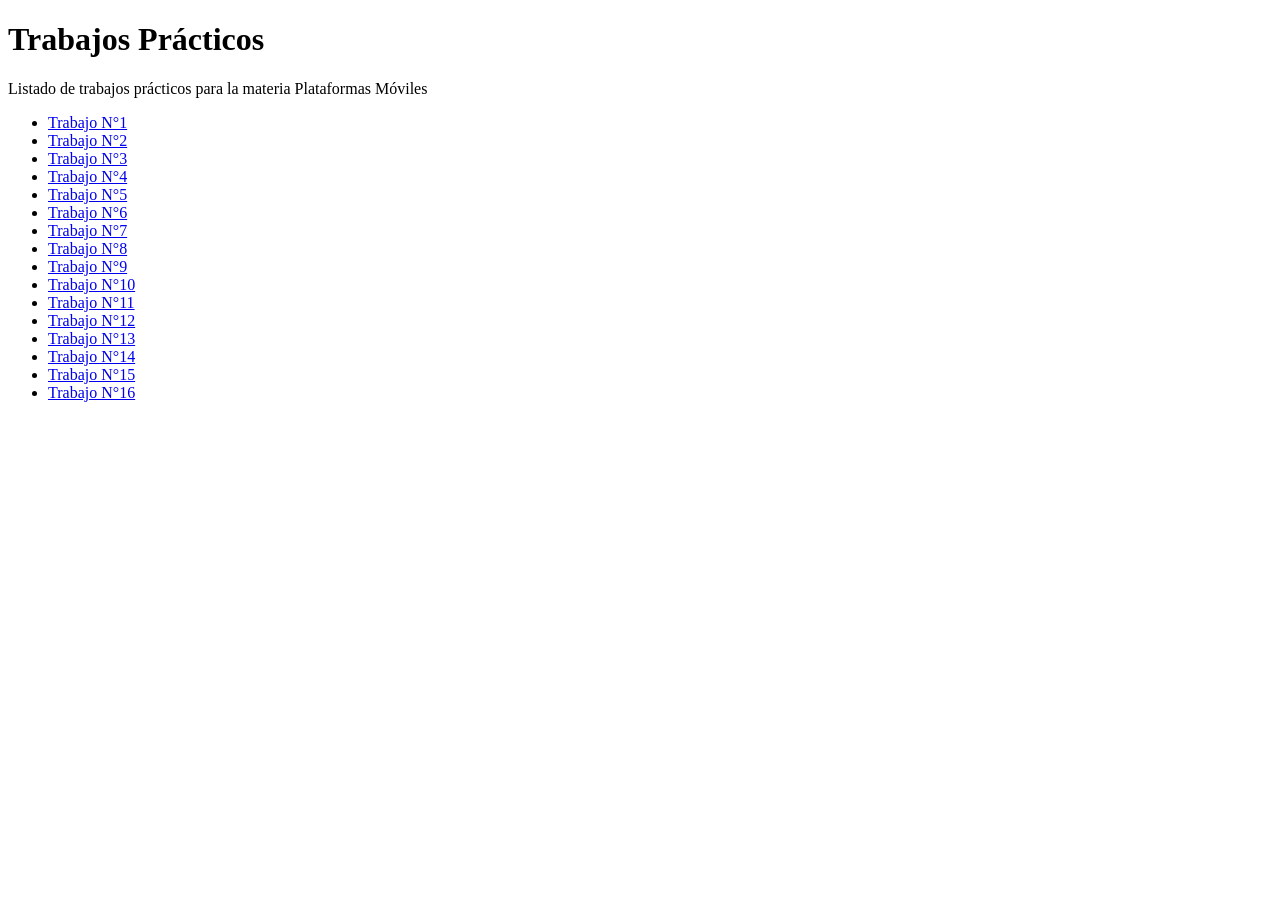
<file: index.html>
<!DOCTYPE html>
<html>
   <head>
      <title>Hola Mundo!</title>
   </head>
   <body>
     <h1>Trabajos Prácticos</h1>
     <p>Listado de trabajos prácticos para la materia Plataformas Móviles</p>
     <ul>
        <li><a href="tp-1/">Trabajo N°1</a></li>
        <li><a href="tp-2/">Trabajo N°2</a></li>
        <li><a href="tp-3/">Trabajo N°3</a></li>
        <li><a href="tp-4/">Trabajo N°4</a></li>
        <li><a href="tp-5/">Trabajo N°5</a></li>
        <li><a href="tp-6/">Trabajo N°6</a></li>
        <li><a href="tp-7/">Trabajo N°7</a></li>
        <li><a href="tp-8/">Trabajo N°8</a></li>
        <li><a href="tp-9/">Trabajo N°9</a></li>
        <li><a href="tp-10/">Trabajo N°10</a></li>
        <li><a href="tp-11/">Trabajo N°11</a></li>
        <li><a href="tp-12/">Trabajo N°12</a></li>
        <li><a href="tp-13/">Trabajo N°13</a></li>
        <li><a href="tp-14/">Trabajo N°14</a></li>
        <li><a href="tp-15/">Trabajo N°15</a></li>
        <li><a href="tp-16/">Trabajo N°16</a></li>
     </ul>
   </body>
</html>
</file>
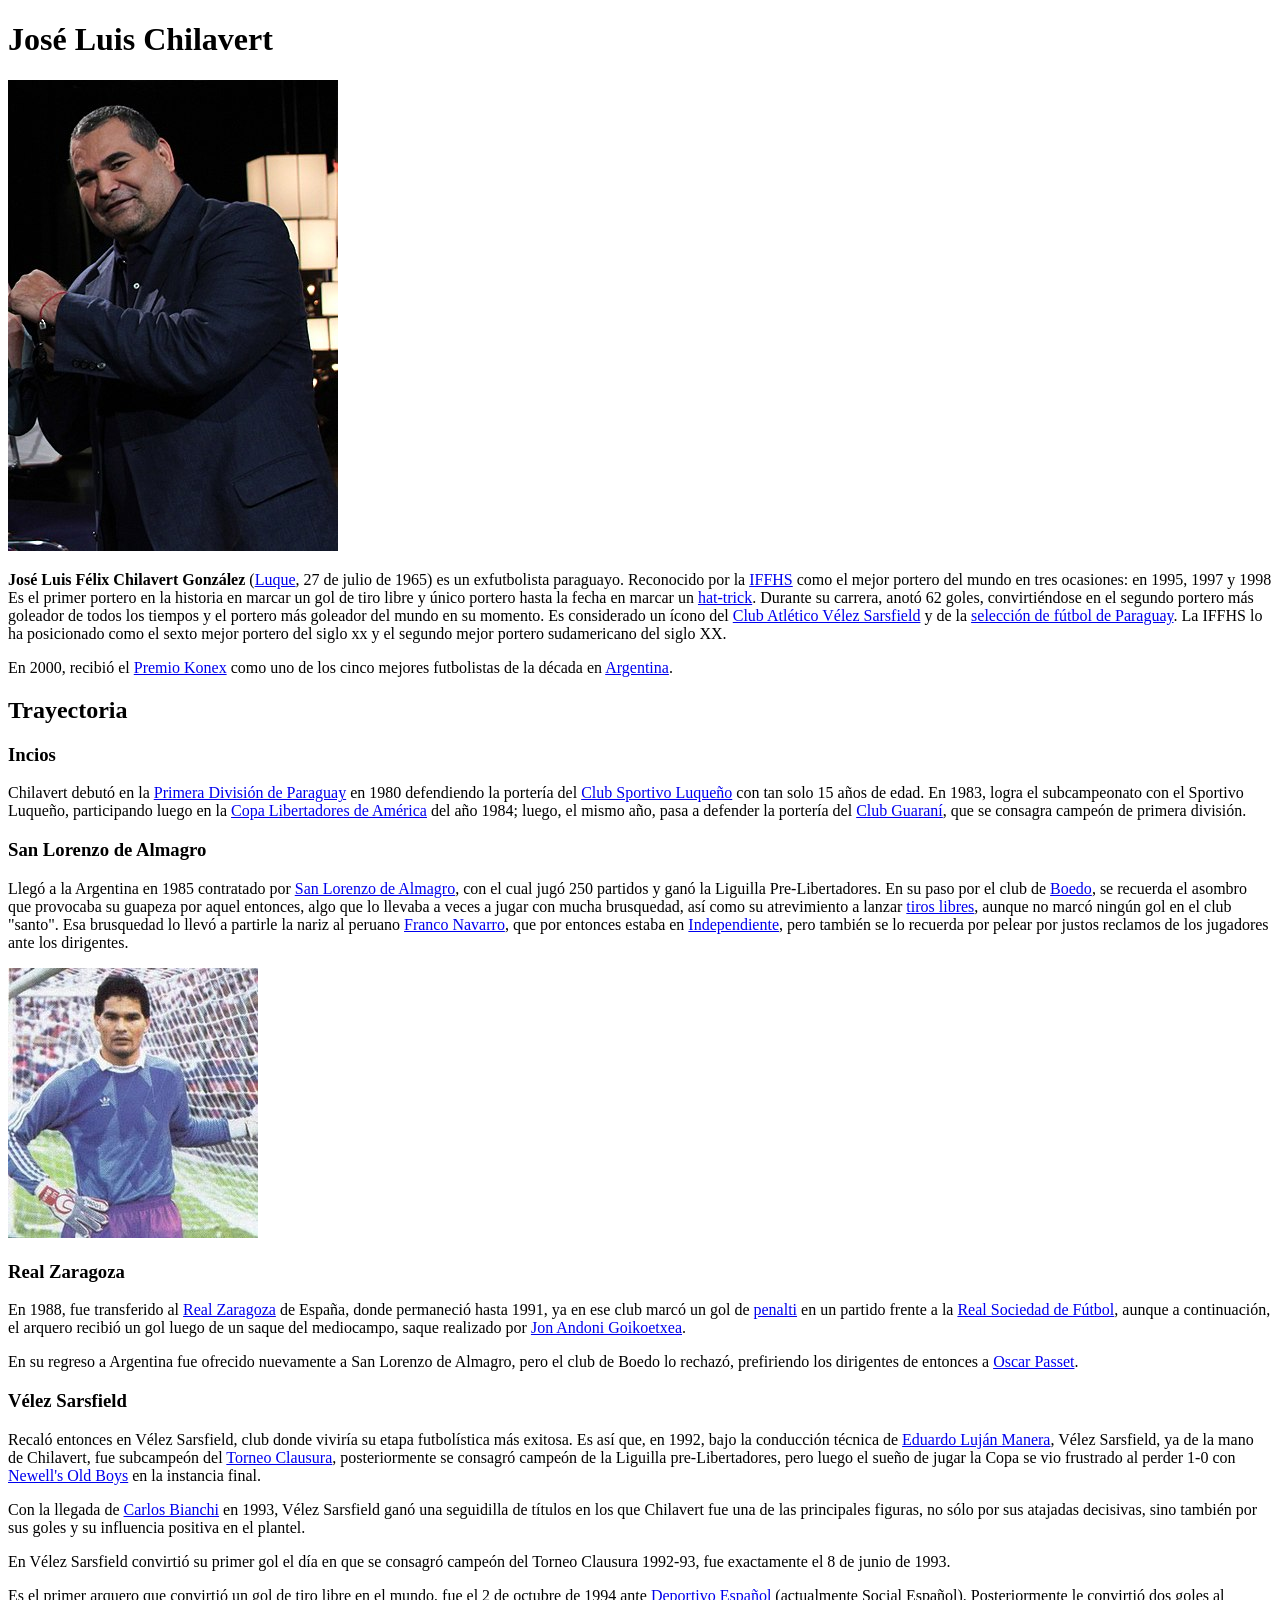
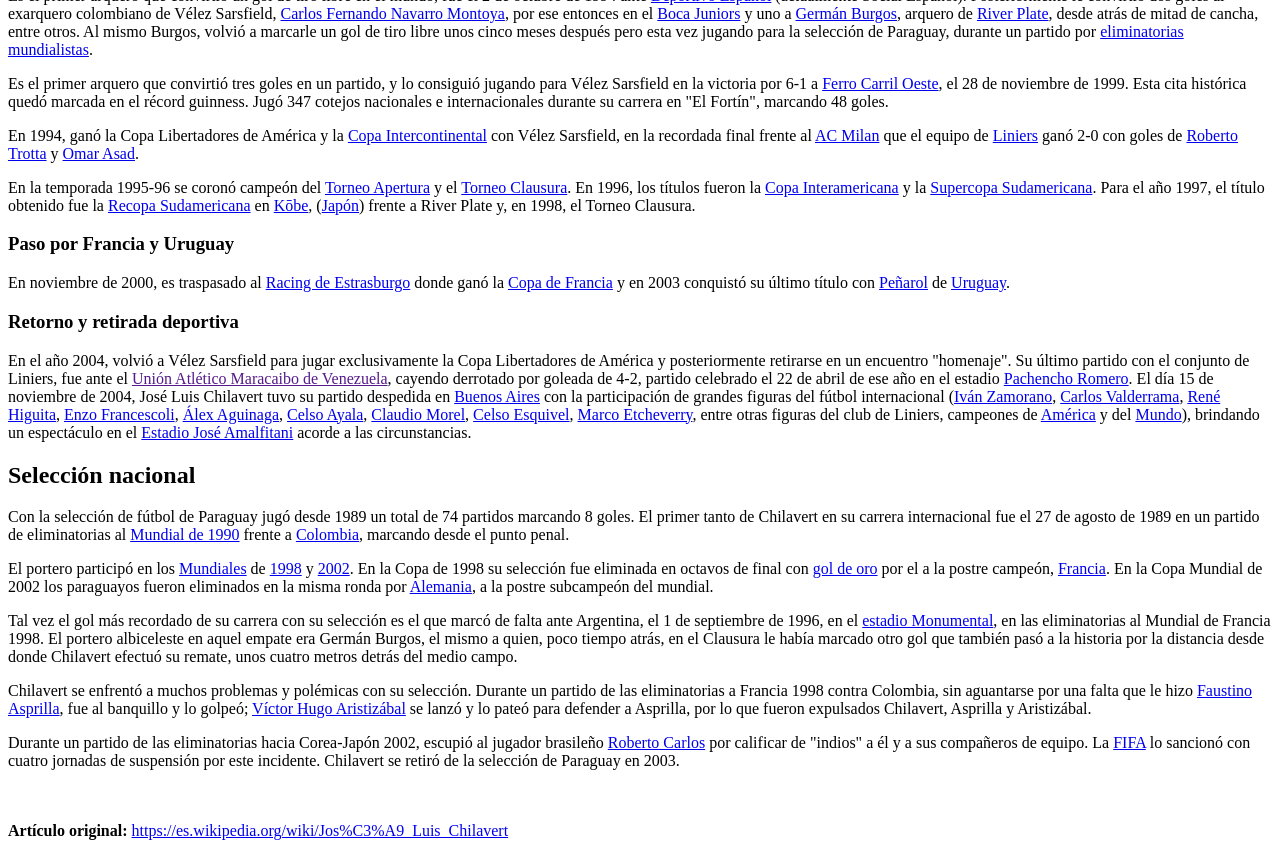
<file: tp-1/index.html>
<!DOCTYPE html>
<html lang="en">
<head>
    <meta charset="UTF-8">
    <meta name="viewport" content="width=device-width, initial-scale=1.0">
    <title>TP 1: Plataformas móviles</title>
</head>
<body>
    <h1>José Luis Chilavert</h1>
    <img src="chilavert.jpg" alt="Chilavert en 2014">
    <br>
    <p><strong>José Luis Félix Chilavert González</strong> (<a href="https://es.wikipedia.org/wiki/Luque_(Paraguay)">Luque</a>, 27 de julio de 1965) es un exfutbolista paraguayo. Reconocido por la <a href="https://es.wikipedia.org/wiki/IFFHS">IFFHS</a> como el mejor portero del mundo en tres ocasiones: en 1995, 1997​ y 1998​ Es el primer portero en la historia en marcar un gol de tiro libre y único portero hasta la fecha en marcar un <a href="https://es.wikipedia.org/wiki/Triplete_(deportes)">hat-trick</a>. Durante su carrera, anotó 62 goles, convirtiéndose en el segundo portero más goleador de todos los tiempos y el portero más goleador del mundo en su momento.​ Es considerado un ícono del <a href="https://es.wikipedia.org/wiki/Club_Atl%C3%A9tico_V%C3%A9lez_Sarsfield">Club Atlético Vélez Sarsfield</a> y de la <a href="https://es.wikipedia.org/wiki/Selecci%C3%B3n_de_f%C3%BAtbol_de_Paraguay">selección de fútbol de Paraguay</a>. La IFFHS lo ha posicionado como el sexto mejor portero del siglo xx y el segundo mejor portero sudamericano del siglo XX.</p>
    En 2000, recibió el <a href="https://es.wikipedia.org/wiki/Premio_Konex">Premio Konex</a> como uno de los cinco mejores futbolistas de la década en <a href="https://es.wikipedia.org/wiki/Argentina">Argentina</a>.
    
    <h2>Trayectoria</h2>
    
    <h3>Incios</h3>
    <p>Chilavert debutó en la <a href="https://es.wikipedia.org/wiki/Primera_Divisi%C3%B3n_de_Paraguay">Primera División de Paraguay</a> en 1980 defendiendo la portería del <a href="https://es.wikipedia.org/wiki/Club_Sportivo_Luque%C3%B1o">Club Sportivo Luqueño</a> con tan solo 15 años de edad. En 1983, logra el subcampeonato con el Sportivo Luqueño, participando luego en la <a href="https://es.wikipedia.org/wiki/Copa_Libertadores_de_Am%C3%A9rica">Copa Libertadores de América</a> del año 1984; luego, el mismo año, pasa a defender la portería del <a href="https://es.wikipedia.org/wiki/Club_Guaran%C3%AD">Club Guaraní</a>, que se consagra campeón de primera división.</p>

    <h3>San Lorenzo de Almagro</h3>
    <p>Llegó a la Argentina en 1985 contratado por <a href="https://es.wikipedia.org/wiki/Club_Atl%C3%A9tico_San_Lorenzo_de_Almagro">San Lorenzo de Almagro</a>, con el cual jugó 250 partidos y ganó la Liguilla Pre-Libertadores. En su paso por el club de <a href="https://es.wikipedia.org/wiki/Boedo_(Buenos_Aires)">Boedo</a>, se recuerda el asombro que provocaba su guapeza por aquel entonces, algo que lo llevaba a veces a jugar con mucha brusquedad, así como su atrevimiento a lanzar <a href="https://es.wikipedia.org/wiki/Tiro_libre_(f%C3%BAtbol)">tiros libres</a>, aunque no marcó ningún gol en el club "santo". Esa brusquedad lo llevó a partirle la nariz al peruano <a href="https://es.wikipedia.org/wiki/Franco_Navarro">Franco Navarro</a>, que por entonces estaba en <a href="https://es.wikipedia.org/wiki/Club_Atl%C3%A9tico_Independiente">Independiente</a>, pero también se lo recuerda por pelear por justos reclamos de los jugadores ante los dirigentes.</p>

    <img src="chilavert1.jpg" alt="Chilavert con San Lorenzo de Almagro en 1985">
    <br>
    <h3>Real Zaragoza</h3>
    <p>En 1988, fue transferido al <a href="https://es.wikipedia.org/wiki/Real_Zaragoza">Real Zaragoza</a> de España, donde permaneció hasta 1991, ya en ese club marcó un gol de <a href="https://es.wikipedia.org/wiki/Penalti">penalti</a> en un partido frente a la <a href="https://es.wikipedia.org/wiki/Real_Sociedad_de_F%C3%BAtbol">Real Sociedad de Fútbol</a>, aunque a continuación, el arquero recibió un gol luego de un saque del mediocampo, saque realizado por <a href="https://es.wikipedia.org/wiki/Jon_Andoni_Goikoetxea">Jon Andoni Goikoetxea</a>.</p>
    <p>En su regreso a Argentina fue ofrecido nuevamente a San Lorenzo de Almagro, pero el club de Boedo lo rechazó, prefiriendo los dirigentes de entonces a <a href="https://es.wikipedia.org/wiki/Oscar_Passet">Oscar Passet</a>.</p>

    <h3>Vélez Sarsfield</h3>
    <p>Recaló entonces en Vélez Sarsfield, club donde viviría su etapa futbolística más exitosa. Es así que, en 1992, bajo la conducción técnica de <a href="https://es.wikipedia.org/wiki/Eduardo_Luj%C3%A1n_Manera">Eduardo Luján Manera</a>, Vélez Sarsfield, ya de la mano de Chilavert, fue subcampeón del <a href="https://es.wikipedia.org/wiki/Primera_Divisi%C3%B3n_de_Argentina">Torneo Clausura</a>, posteriormente se consagró campeón de la Liguilla pre-Libertadores, pero luego el sueño de jugar la Copa se vio frustrado al perder 1-0 con <a href="https://es.wikipedia.org/wiki/Club_Atl%C3%A9tico_Newell%27s_Old_Boys">Newell's Old Boys</a> en la instancia final.</p>
    <p>Con la llegada de <a href="https://es.wikipedia.org/wiki/Carlos_Bianchi_(futbolista)">Carlos Bianchi</a> en 1993, Vélez Sarsfield ganó una seguidilla de títulos en los que Chilavert fue una de las principales figuras, no sólo por sus atajadas decisivas, sino también por sus goles y su influencia positiva en el plantel.</p>
    <p>En Vélez Sarsfield convirtió su primer gol el día en que se consagró campeón del Torneo Clausura 1992-93, fue exactamente el 8 de junio de 1993.</p>
    <p>Es el primer arquero que convirtió un gol de tiro libre en el mundo, fue el 2 de octubre de 1994 ante <a href="https://es.wikipedia.org/wiki/Club_Deportivo_Espa%C3%B1ol_de_Buenos_Aires">Deportivo Español</a> (actualmente Social Español). Posteriormente le convirtió dos goles al exarquero colombiano de Vélez Sarsfield, <a href="https://es.wikipedia.org/wiki/Carlos_Fernando_Navarro_Montoya">Carlos Fernando Navarro Montoya</a>, por ese entonces en el <a href="https://es.wikipedia.org/wiki/Club_Atl%C3%A9tico_Boca_Juniors">Boca Juniors</a> y uno a <a href="https://es.wikipedia.org/wiki/Germ%C3%A1n_Burgos">Germán Burgos</a>, arquero de <a href="https://es.wikipedia.org/wiki/Club_Atl%C3%A9tico_River_Plate">River Plate</a>, desde atrás de mitad de cancha, entre otros. Al mismo Burgos, volvió a marcarle un gol de tiro libre unos cinco meses después pero esta vez jugando para la selección de Paraguay, durante un partido por <a href="https://es.wikipedia.org/wiki/Clasificaci%C3%B3n_de_Conmebol_para_la_Copa_Mundial_de_F%C3%BAtbol_de_1998">eliminatorias mundialistas</a>.</p>
    <p>Es el primer arquero que convirtió tres goles en un partido, y lo consiguió jugando para Vélez Sarsfield en la victoria por 6-1 a <a href="https://es.wikipedia.org/wiki/Ferro_Carril_Oeste">Ferro Carril Oeste</a>, el 28 de noviembre de 1999. Esta cita histórica quedó marcada en el récord guinness. Jugó 347 cotejos nacionales e internacionales durante su carrera en "El Fortín", marcando 48 goles.</p>
    <p>En 1994, ganó la Copa Libertadores de América y la <a href="https://es.wikipedia.org/wiki/Copa_Intercontinental">Copa Intercontinental</a> con Vélez Sarsfield, en la recordada final frente al <a href="https://es.wikipedia.org/wiki/Associazione_Calcio_Milan">AC Milan</a> que el equipo de <a href="https://es.wikipedia.org/wiki/Liniers_(Buenos_Aires)">Liniers</a> ganó 2-0 con goles de <a href="https://es.wikipedia.org/wiki/Roberto_Trotta">Roberto Trotta</a> y <a href="https://es.wikipedia.org/wiki/Omar_Asad">Omar Asad</a>.</p>
    <p>En la temporada 1995-96 se coronó campeón del <a href="https://es.wikipedia.org/wiki/Primera_Divisi%C3%B3n_de_Argentina">Torneo Apertura</a> y el <a href="https://es.wikipedia.org/wiki/Torneo_Clausura">Torneo Clausura</a>. En 1996, los títulos fueron la <a href="https://es.wikipedia.org/wiki/Copa_Interamericana">Copa Interamericana</a> y la <a href="https://es.wikipedia.org/wiki/Supercopa_Sudamericana">Supercopa Sudamericana</a>. Para el año 1997, el título obtenido fue la <a href="https://es.wikipedia.org/wiki/Recopa_Sudamericana">Recopa Sudamericana</a> en <a href="https://es.wikipedia.org/wiki/K%C5%8Dbe">Kōbe</a>, (<a href="https://es.wikipedia.org/wiki/Jap%C3%B3n">Japón</a>) frente a River Plate y, en 1998, el Torneo Clausura.</p>

    <h3>Paso por Francia y Uruguay</h3>
    <p>En noviembre de 2000, es traspasado al <a href="https://es.wikipedia.org/wiki/Racing_Club_de_Strasbourg">Racing de Estrasburgo</a> donde ganó la <a href="https://es.wikipedia.org/wiki/Copa_de_Francia_de_F%C3%BAtbol">Copa de Francia</a> y en 2003 conquistó su último título con <a href="https://es.wikipedia.org/wiki/Club_Atl%C3%A9tico_Pe%C3%B1arol">Peñarol</a> de <a href="https://es.wikipedia.org/wiki/Uruguay">Uruguay</a>.</p>

    <h3>Retorno y retirada deportiva</h3>
    <p>En el año 2004, volvió a Vélez Sarsfield para jugar exclusivamente la Copa Libertadores de América y posteriormente retirarse en un encuentro "homenaje". Su último partido con el conjunto de Liniers, fue ante el <a href="">Unión Atlético Maracaibo de Venezuela</a>, cayendo derrotado por goleada de 4-2, partido celebrado el 22 de abril de ese año en el estadio <a href="https://es.wikipedia.org/wiki/Estadio_Jos%C3%A9_Encarnaci%C3%B3n_Romero">Pachencho Romero</a>. El día 15 de noviembre de 2004, José Luis Chilavert tuvo su partido despedida en <a href="https://es.wikipedia.org/wiki/Buenos_Aires">Buenos Aires</a> con la participación de grandes figuras del fútbol internacional (<a href="https://es.wikipedia.org/wiki/Iv%C3%A1n_Zamorano">Iván Zamorano</a>, <a href="https://es.wikipedia.org/wiki/Carlos_Valderrama">Carlos Valderrama</a>, <a href="https://es.wikipedia.org/wiki/Ren%C3%A9_Higuita">René Higuita</a>, <a href="https://es.wikipedia.org/wiki/Enzo_Francescoli">Enzo Francescoli</a>, <a href="https://es.wikipedia.org/wiki/%C3%81lex_Aguinaga">Álex Aguinaga</a>, <a href="https://es.wikipedia.org/wiki/Celso_Ayala">Celso Ayala</a>, <a href="https://es.wikipedia.org/wiki/Claudio_Morel">Claudio Morel</a>, <a href="https://es.wikipedia.org/wiki/Celso_Esquivel">Celso Esquivel</a>, <a href="https://es.wikipedia.org/wiki/Marco_Etcheverry">Marco Etcheverry</a>, entre otras figuras del club de Liniers, campeones de <a href="https://es.wikipedia.org/wiki/Am%C3%A9rica">América</a> y del <a href="https://es.wikipedia.org/wiki/Mundo">Mundo</a>), brindando un espectáculo en el <a href="https://es.wikipedia.org/wiki/Estadio_Jos%C3%A9_Amalfitani">Estadio José Amalfitani</a> acorde a las circunstancias.</p>

    <h2>Selección nacional</h2>
    <p>Con la selección de fútbol de Paraguay jugó desde 1989 un total de 74 partidos marcando 8 goles. El primer tanto de Chilavert en su carrera internacional fue el 27 de agosto de 1989 en un partido de eliminatorias al <a href="https://es.wikipedia.org/wiki/Copa_Mundial_de_F%C3%BAtbol_de_1990">Mundial de 1990</a> frente a <a href="https://es.wikipedia.org/wiki/Selecci%C3%B3n_de_f%C3%BAtbol_de_Colombia">Colombia</a>, marcando desde el punto penal.</p>
    <p>El portero participó en los <a href="https://es.wikipedia.org/wiki/Copa_Mundial_de_F%C3%BAtbol">Mundiales</a> de <a href="https://es.wikipedia.org/wiki/Copa_Mundial_de_F%C3%BAtbol_de_1998">1998</a> y <a href="https://es.wikipedia.org/wiki/Copa_Mundial_de_F%C3%BAtbol_de_2002">2002</a>. En la Copa de 1998 su selección fue eliminada en octavos de final con <a href="https://es.wikipedia.org/wiki/Gol_de_oro">gol de oro</a> por el a la postre campeón, <a href="https://es.wikipedia.org/wiki/Selecci%C3%B3n_de_f%C3%BAtbol_de_Francia">Francia</a>. En la Copa Mundial de 2002 los paraguayos fueron eliminados en la misma ronda por <a href="https://es.wikipedia.org/wiki/Selecci%C3%B3n_de_f%C3%BAtbol_de_Alemania">Alemania</a>, a la postre subcampeón del mundial.</p>
    <p>Tal vez el gol más recordado de su carrera con su selección es el que marcó de falta ante Argentina, el 1 de septiembre de 1996, en el <a href="https://es.wikipedia.org/wiki/Estadio_Monumental_Antonio_Vespucio_Liberti">estadio Monumental</a>, en las eliminatorias al Mundial de Francia 1998.​ El portero albiceleste en aquel empate era Germán Burgos, el mismo a quien, poco tiempo atrás, en el Clausura le había marcado otro gol que también pasó a la historia por la distancia desde donde Chilavert efectuó su remate, unos cuatro metros detrás del medio campo.</p>
    <p>Chilavert se enfrentó a muchos problemas y polémicas con su selección. Durante un partido de las eliminatorias a Francia 1998 contra Colombia, sin aguantarse por una falta que le hizo <a href="https://es.wikipedia.org/wiki/Faustino_Asprilla">Faustino Asprilla</a>, fue al banquillo y lo golpeó; <a href="https://es.wikipedia.org/wiki/V%C3%ADctor_Hugo_Aristiz%C3%A1bal">Víctor Hugo Aristizábal</a> se lanzó y lo pateó para defender a Asprilla, por lo que fueron expulsados Chilavert, Asprilla y Aristizábal.</p>
    <p>Durante un partido de las eliminatorias hacia Corea-Japón 2002, escupió al jugador brasileño <a href="https://es.wikipedia.org/wiki/Roberto_Carlos_(futbolista)">Roberto Carlos</a> por calificar de "indios" a él y a sus compañeros de equipo.​ La <a href="https://es.wikipedia.org/wiki/FIFA">FIFA</a> lo sancionó con cuatro jornadas de suspensión por este incidente.​ Chilavert se retiró de la selección de Paraguay en 2003.</p>
    <br>
    <br>
    <strong>Artículo original:</strong> <a href="https://es.wikipedia.org/wiki/Jos%C3%A9_Luis_Chilavert">https://es.wikipedia.org/wiki/Jos%C3%A9_Luis_Chilavert</a>
</body>
</html>
</file>
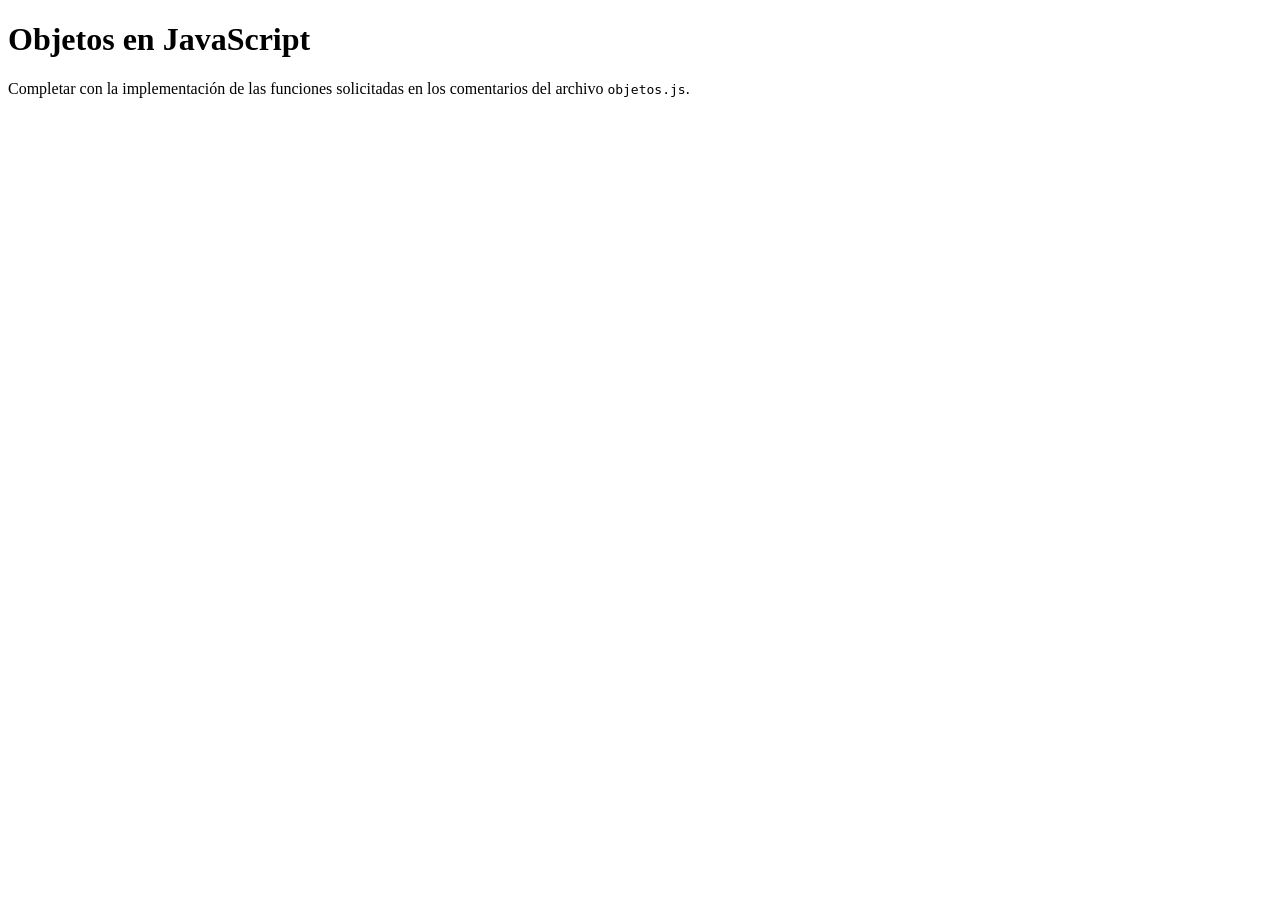
<file: tp-10/index.html>
<!DOCTYPE html>
<html>
<head>
    <meta charset="utf-8">
    <meta name="viewport" content="width=device-width, initial-scale=1">
    <title>Objetos en JavaScript</title>
</head>
<body>
    <h1>Objetos en JavaScript</h1>
    <p>Completar con la implementación de las funciones solicitadas en los comentarios del archivo <code>objetos.js</code>.</p>
    <script src="objetos.js"></script>
</body>
</html>
</file>
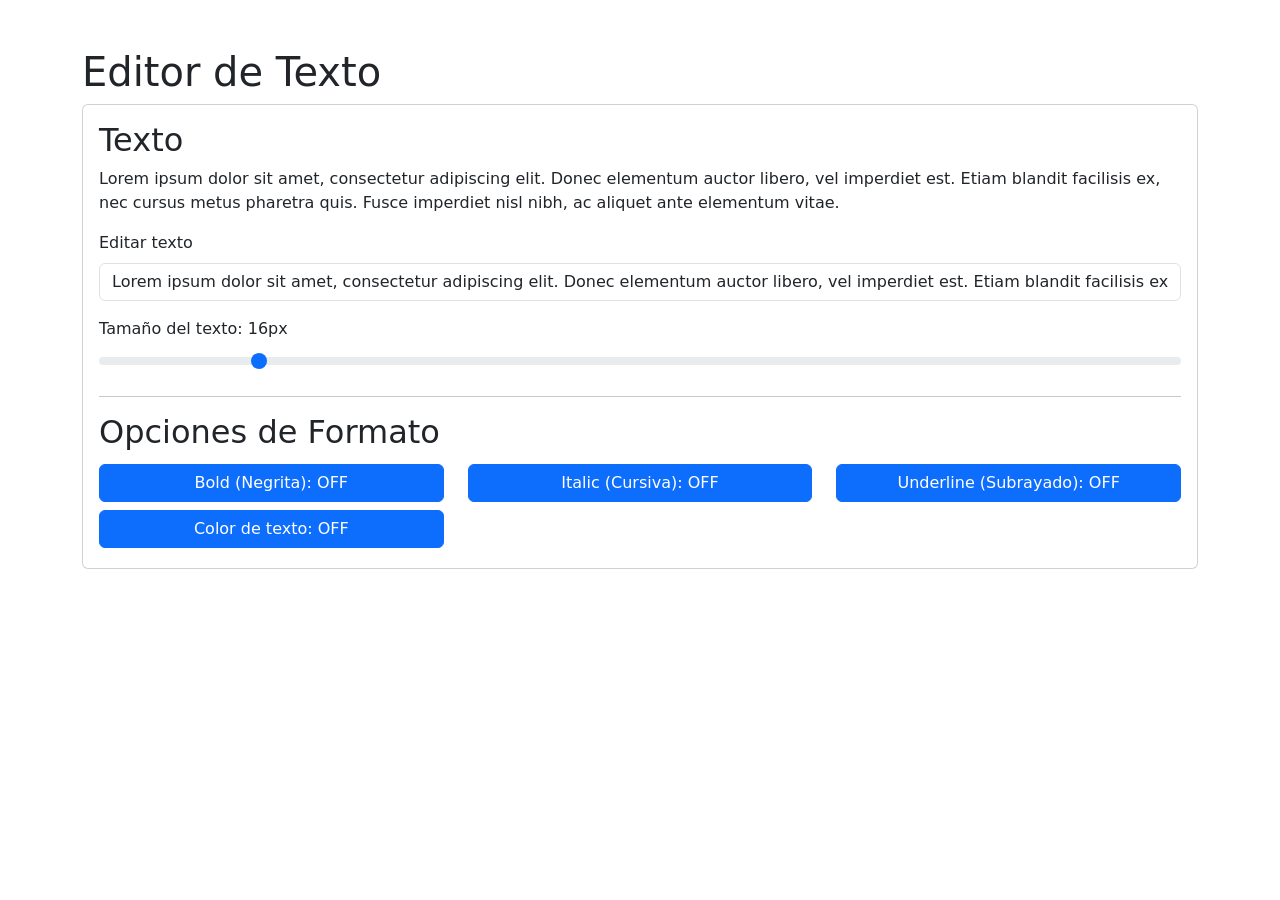
<file: tp-12/index.html>
<!DOCTYPE html>
<html lang="es">
<head>
    <meta charset="utf-8">
    <meta name="viewport" content="width=device-width, initial-scale=1">
    <title>Editor de Texto - DOM y JavaScript</title>
    <link href="https://cdn.jsdelivr.net/npm/bootstrap@5.3.8/dist/css/bootstrap.min.css" rel="stylesheet">
</head>
<body>
    <div class="container my-1 my-sm-2 my-md-4 my-lg-5">
        <h1>Editor de Texto</h1>
        <div class="card">
            <div class="card-body">
                <h2>Texto</h2>

                <p class="texto" id="texto">Lorem ipsum dolor sit amet, consectetur adipiscing elit. Donec elementum auctor libero, vel imperdiet est. Etiam blandit facilisis ex, nec cursus metus pharetra quis. Fusce imperdiet nisl nibh, ac aliquet ante elementum vitae.</p>

                <div class="mb-3">
                    <label for="input-texto" class="form-label">Editar texto</label>
                    <input type="text" id="input-texto" class="form-control" placeholder="Escribe aquí para modificar el texto...">
                </div>

                <div class="mb-3">
                    <label for="rango-tamano" class="form-label">Tamaño del texto: <span id="valor-tamano">16px</span></label>
                    <input type="range" id="rango-tamano" class="form-range" min="12" max="40" value="16">
                </div>

                <hr class="hr">

                <h2>Opciones de Formato</h2>
                <div class="row">
                    <div class="col-12 col-md-4 my-1">
                        <button id="btn-negrita" class="btn d-block w-100 btn-primary" data-formato="negrita">
                            Bold (Negrita): OFF
                        </button>
                    </div>
                    <div class="col-12 col-md-4 my-1">
                        <button id="btn-cursiva" class="btn d-block w-100 btn-primary" data-formato="cursiva">
                            Italic (Cursiva): OFF
                        </button>
                    </div>
                    <div class="col-12 col-md-4 my-1">
                        <button id="btn-subrayado" class="btn d-block w-100 btn-primary" data-formato="subrayado">
                            Underline (Subrayado): OFF
                        </button>
                    </div>
                    <div class="col-12 col-md-4 my-1">
                        <button id="btn-color" class="btn d-block w-100 btn-primary" data-formato="color">
                            Color de texto: OFF
                        </button>
                    </div>
                </div>
            </div>
        </div>
    </div>

    <script src="https://cdn.jsdelivr.net/npm/bootstrap@5.3.8/dist/js/bootstrap.bundle.min.js"></script>
    <script>
        const parrafo = document.getElementById('texto');
        const inputTexto = document.getElementById('input-texto');
        const rangoTamano = document.getElementById('rango-tamano');
        const valorTamano = document.getElementById('valor-tamano');

        const btnNegrita = document.getElementById('btn-negrita');
        const btnCursiva = document.getElementById('btn-cursiva');
        const btnSubrayado = document.getElementById('btn-subrayado');
        const btnColor = document.getElementById('btn-color');

        const estadoEstilos = {
            negrita: false,
            cursiva: false,
            subrayado: false,
            color: false
        };

        // Sincroniza el input inicialmente con el texto actual y actualiza el párrafo al escribir
        inputTexto.value = parrafo.textContent;
        inputTexto.addEventListener('input', (e) => {
            parrafo.textContent = e.target.value;
        });

        // Modifica el tamaño de fuente en píxeles
        rangoTamano.addEventListener('input', (e) => {
            const px = `${e.target.value}px`;
            parrafo.style.fontSize = px;
            valorTamano.textContent = px;
        });

        function actualizarBoton(boton, etiquetaBase, activo) {
            boton.textContent = `${etiquetaBase}: ${activo ? 'ON' : 'OFF'}`;
            boton.classList.toggle('btn-primary', !activo);
            boton.classList.toggle('btn-success', activo);
        }

        /**
         * funcionNegrita()
         * Esta función se ejecuta cuando el usuario selecciona la opción Bold (negrita).
         */
        function funcionNegrita() {
            estadoEstilos.negrita = !estadoEstilos.negrita;
            parrafo.style.fontWeight = estadoEstilos.negrita ? 'bold' : 'normal';
            actualizarBoton(btnNegrita, 'Bold (Negrita)', estadoEstilos.negrita);
        }

        /**
         * funcionCursiva()
         * Esta función se ejecuta cuando el usuario selecciona la opción Italic (cursiva).
         */
        function funcionCursiva() {
            estadoEstilos.cursiva = !estadoEstilos.cursiva;
            parrafo.style.fontStyle = estadoEstilos.cursiva ? 'italic' : 'normal';
            actualizarBoton(btnCursiva, 'Italic (Cursiva)', estadoEstilos.cursiva);
        }

        /**
         * funcionSubrayado()
         * Esta función se ejecuta cuando el usuario selecciona la opción Underline (subrayado).
         */
        function funcionSubrayado() {
            estadoEstilos.subrayado = !estadoEstilos.subrayado;
            parrafo.style.textDecoration = estadoEstilos.subrayado ? 'underline' : 'none';
            actualizarBoton(btnSubrayado, 'Underline (Subrayado)', estadoEstilos.subrayado);
        }

        /**
         * funcionColor()
         * Alterna un color resaltado en el texto mostrado.
         */
        function funcionColor() {
            estadoEstilos.color = !estadoEstilos.color;
            parrafo.style.color = estadoEstilos.color ? '#0d6efd' : '';
            actualizarBoton(btnColor, 'Color de texto', estadoEstilos.color);
        }

        function handlerBoton(e) {
            // Obtiene el valor del atributo "data-formato" del botón que disparó el evento
            const funcionBoton = e.target.dataset.formato;
            switch (funcionBoton) {
                case 'negrita':
                    funcionNegrita();
                    break;
                case 'cursiva':
                    funcionCursiva();
                    break;
                case 'subrayado':
                    funcionSubrayado();
                    break;
                case 'color':
                    funcionColor();
                    break;
            }
        }

        document.querySelectorAll('button.btn').forEach(e => e.addEventListener('click', handlerBoton));
    </script>
</body>
</html>
</file>
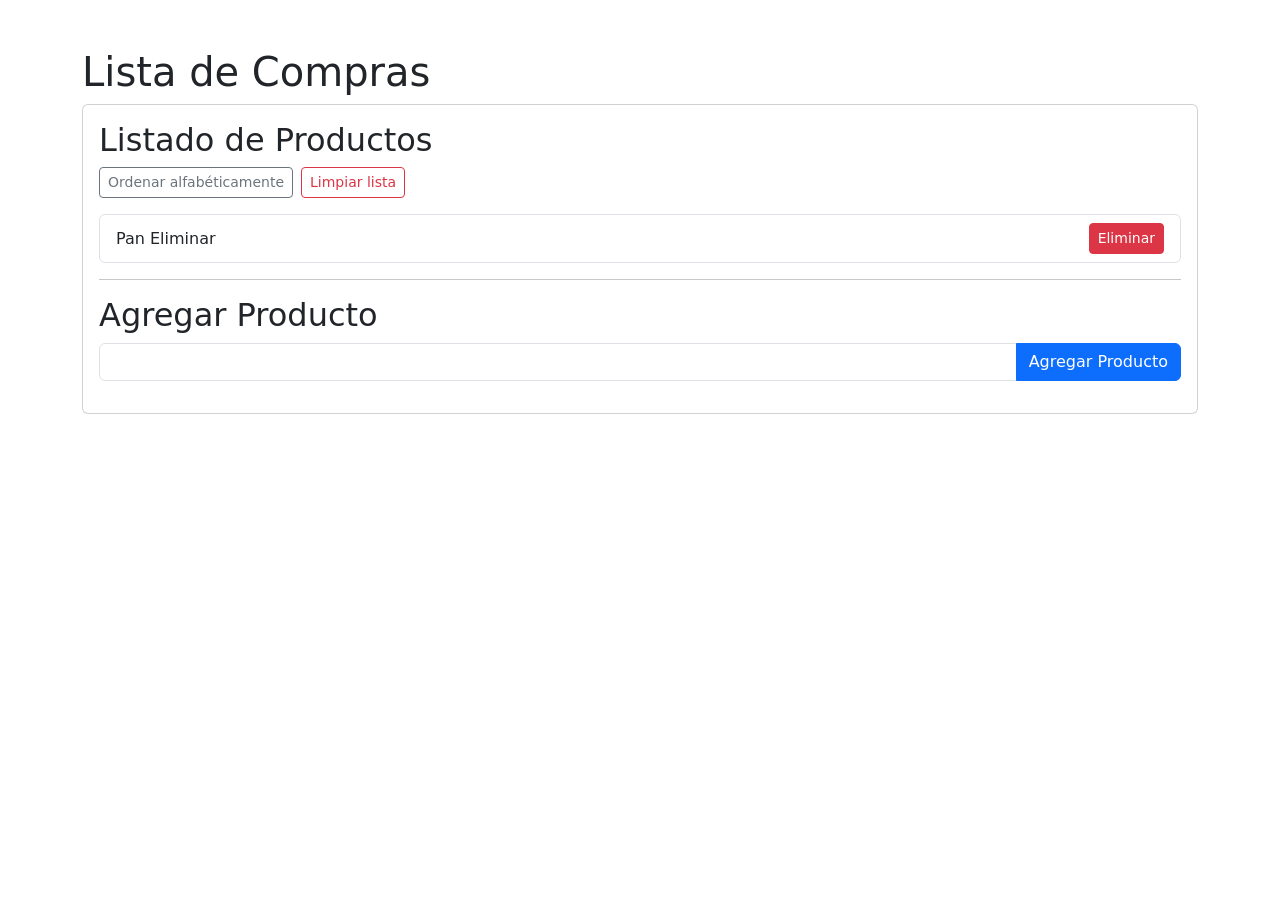
<file: tp-13/index.html>
<!DOCTYPE html>
<html lang="es">
<head>
    <meta charset="utf-8">
    <meta name="viewport" content="width=device-width, initial-scale=1">
    <title>Lista de Compras - DOM y JavaScript</title>
    <link href="https://cdn.jsdelivr.net/npm/bootstrap@5.3.8/dist/css/bootstrap.min.css" rel="stylesheet">
</head>
<body>
    <div class="container my-1 my-sm-2 my-md-4 my-lg-5">
        <h1>Lista de Compras</h1>
        <div class="card">
            <div class="card-body">
                <h2>Listado de Productos</h2>

                <div class="mb-3 d-flex gap-2">
                    <button id="btn-ordenar" type="button" class="btn btn-outline-secondary btn-sm">Ordenar alfabéticamente</button>
                    <button id="btn-limpiar" type="button" class="btn btn-outline-danger btn-sm">Limpiar lista</button>
                </div>
                
                <ul id="lista-productos" class="list-group">
                    <li class="list-group-item d-flex justify-content-between align-items-center">
                        <span>Pan</span>
                        <button type="button" class="btn btn-danger btn-sm btn-eliminar" aria-label="Eliminar Pan">Eliminar</button>
                    </li>
                </ul>

                <hr class="hr">

                <h2>Agregar Producto</h2>
                <form id="form-producto">
                    <div class="input-group mb-3">
                        <input type="text" class="form-control" aria-label="Nombre del Producto">
                        <button class="btn btn-primary" type="submit">Agregar Producto</button>
                    </div>
                </form>
            </div>
        </div>
    </div>

    <script src="https://cdn.jsdelivr.net/npm/bootstrap@5.3.8/dist/js/bootstrap.bundle.min.js"></script>
    <script>
        const listaProductos = document.getElementById('lista-productos');
        const btnOrdenar = document.getElementById('btn-ordenar');
        const btnLimpiar = document.getElementById('btn-limpiar');

        function crearElementoProducto(nombreProducto) {
            const li = document.createElement('li');
            li.className = 'list-group-item d-flex justify-content-between align-items-center';

            const span = document.createElement('span');
            span.textContent = nombreProducto;

            const btnEliminar = document.createElement('button');
            btnEliminar.type = 'button';
            btnEliminar.className = 'btn btn-danger btn-sm btn-eliminar';
            btnEliminar.textContent = 'Eliminar';
            btnEliminar.setAttribute('aria-label', `Eliminar ${nombreProducto}`);

            li.appendChild(span);
            li.appendChild(btnEliminar);
            return li;
        }

        /**
         * agregarProducto()
         * esta función se va a llamar cuando el usuario envía el formulario con el nombre del producto para agregar.
         */
        function agregarProducto(nombreProducto) {
            const nombreLimpio = nombreProducto.trim();
            if (!nombreLimpio) return;

            const item = crearElementoProducto(nombreLimpio);
            listaProductos.appendChild(item);
        }

        function limpiarLista() {
            listaProductos.innerHTML = '';
        }

        function ordenarProductos() {
            const items = Array.from(listaProductos.querySelectorAll('li'));
            items.sort((a, b) => {
                const textoA = a.querySelector('span').textContent.trim();
                const textoB = b.querySelector('span').textContent.trim();
                return textoA.localeCompare(textoB, 'es', { sensitivity: 'base' });
            });
            listaProductos.replaceChildren(...items);
        }

        function eliminarProducto(evento) {
            if (evento.target.classList.contains('btn-eliminar')) {
                const item = evento.target.closest('li');
                if (item) {
                    item.remove();
                }
            }
        }

        function handlerFormulario(evento) {
            evento.preventDefault();
            const input = evento.target.querySelector('input');
            const nombreProducto = input.value;
            input.value = "";
            agregarProducto(nombreProducto);
        }

        // Inicializa el botón de eliminar del producto inicial
        listaProductos.querySelectorAll('li').forEach((li) => {
            const texto = li.textContent.trim();
            const reemplazo = crearElementoProducto(texto);
            li.replaceWith(reemplazo);
        });

        document.querySelector('form').addEventListener('submit', handlerFormulario);
        btnLimpiar.addEventListener('click', limpiarLista);
        btnOrdenar.addEventListener('click', ordenarProductos);
        listaProductos.addEventListener('click', eliminarProducto);
    </script>
</body>
</html>
</file>
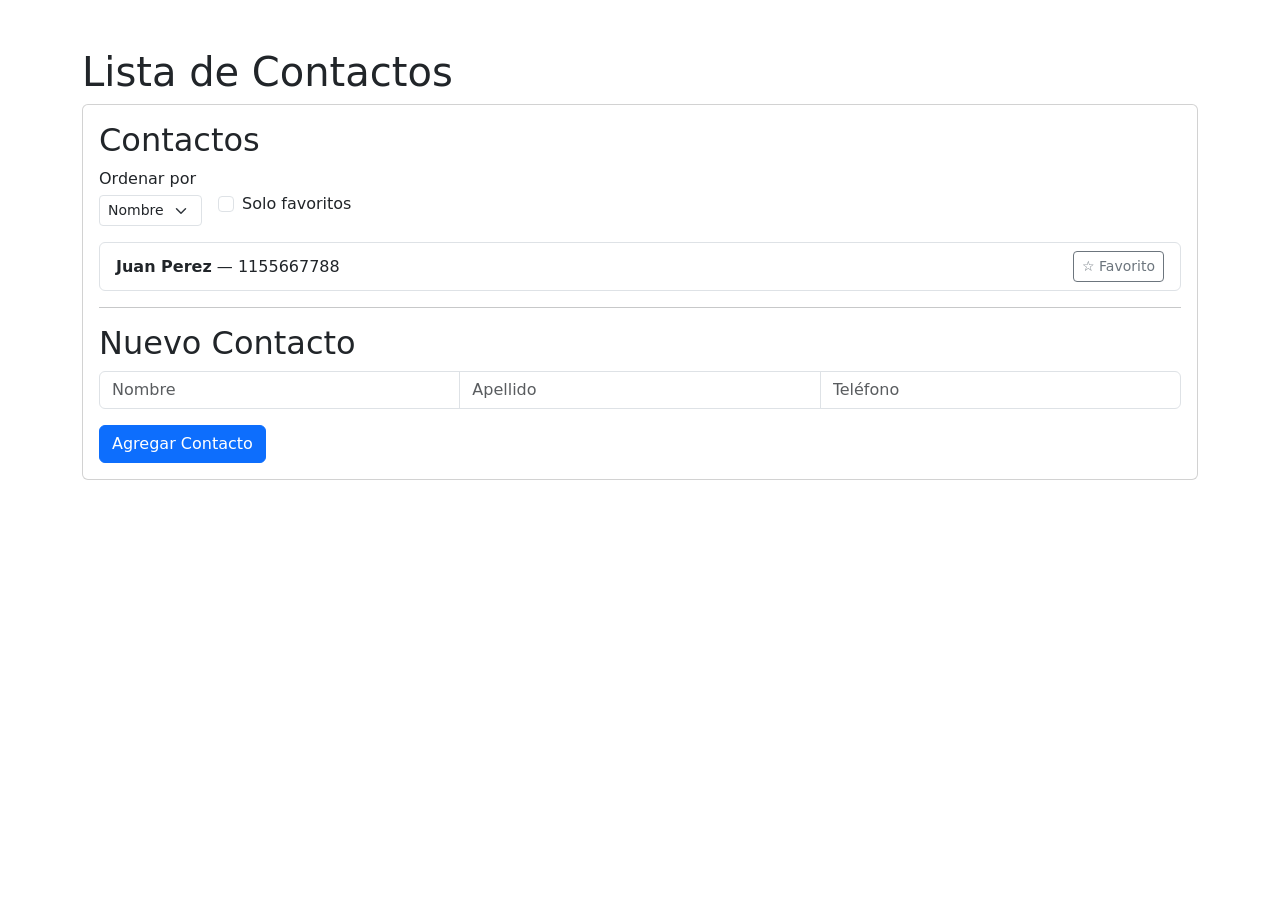
<file: tp-14/index.html>
<!DOCTYPE html>
<html lang="es">
<head>
    <meta charset="utf-8">
    <meta name="viewport" content="width=device-width, initial-scale=1">
    <title>Lista de Contactos - DOM y JavaScript</title>
    <link href="https://cdn.jsdelivr.net/npm/bootstrap@5.3.8/dist/css/bootstrap.min.css" rel="stylesheet">
</head>
<body>
    <div class="container my-1 my-sm-2 my-md-4 my-lg-5">
        <h1>Lista de Contactos</h1>
        <div class="card">
            <div class="card-body">
                <h2>Contactos</h2>

                <div class="d-flex flex-wrap gap-3 align-items-center mb-3">
                    <div>
                        <label for="orden-campo" class="form-label mb-1">Ordenar por</label>
                        <select id="orden-campo" class="form-select form-select-sm">
                            <option value="nombre" selected>Nombre</option>
                            <option value="apellido">Apellido</option>
                        </select>
                    </div>
                    <div class="form-check mt-3">
                        <input class="form-check-input" type="checkbox" id="solo-favoritos">
                        <label class="form-check-label" for="solo-favoritos">
                            Solo favoritos
                        </label>
                    </div>
                </div>

                <ul id="lista-contactos" class="list-group"></ul>

                <hr class="hr">

                <h2>Nuevo Contacto</h2>
                <form id="form-contacto">
                    <div class="input-group mb-3">
                        <input type="text" class="form-control" name="nombre" id="input-nombre" placeholder="Nombre" aria-label="Nombre" required>
                        <input type="text" class="form-control" name="apellido" id="input-apellido" placeholder="Apellido" aria-label="Apellido" required>
                        <input type="tel" class="form-control" name="telefono" id="input-telefono" placeholder="Teléfono" aria-label="Teléfono" required>
                    </div>
                    <button class="btn btn-primary" type="submit">Agregar Contacto</button>
                </form>
            </div>
        </div>
    </div>

    <script src="https://cdn.jsdelivr.net/npm/bootstrap@5.3.8/dist/js/bootstrap.bundle.min.js"></script>
    <script>
        let contactos = [
            {
                id: 1,
                nombre: 'Juan',
                apellido: 'Perez',
                telefono: '1155667788',
                favorito: false,
            },
        ];

        let criterioOrden = 'nombre';
        let verSoloFavoritos = false;

        /**
         * agregarContacto()
         * esta función se va a llamar cuando el usuario envía el formulario con el nuevo contacto para agregar.
         */
        function agregarContacto(nombre, apellido, telefono) {
            const nombreLimpio = nombre.trim();
            const apellidoLimpio = apellido.trim();
            const telefonoLimpio = telefono.trim();

            if (!nombreLimpio || !apellidoLimpio || !telefonoLimpio) {
                return;
            }

            contactos.push({
                id: Date.now(),
                nombre: nombreLimpio,
                apellido: apellidoLimpio,
                telefono: telefonoLimpio,
                favorito: false,
            });

            mostrarListado();
        }

        function alternarFavorito(id) {
            contactos = contactos.map((contacto) =>
                contacto.id === id
                    ? { ...contacto, favorito: !contacto.favorito }
                    : contacto
            );
            mostrarListado();
        }

        function obtenerContactosFiltradosYOrdenados() {
            const filtrados = verSoloFavoritos
                ? contactos.filter((contacto) => contacto.favorito)
                : [...contactos];

            return filtrados.sort((a, b) => {
                const valorA = (a[criterioOrden] || '').toLowerCase();
                const valorB = (b[criterioOrden] || '').toLowerCase();
                const comparacion = valorA.localeCompare(valorB, 'es', { sensitivity: 'base' });

                if (comparacion !== 0) {
                    return comparacion;
                }

                const desempateCampo = criterioOrden === 'nombre' ? 'apellido' : 'nombre';
                return (a[desempateCampo] || '').localeCompare(b[desempateCampo] || '', 'es', { sensitivity: 'base' });
            });
        }

        /**
         * mostrarListado()
         * esta función se encarga de mostrar en el DOM la lista de todos los contactos guardados en la variable global contactos.
         */
        function mostrarListado() {
            const lista = document.querySelector('#lista-contactos');
            lista.innerHTML = '';

            const contactosAMostrar = obtenerContactosFiltradosYOrdenados();

            if (contactosAMostrar.length === 0) {
                const itemVacio = document.createElement('li');
                itemVacio.className = 'list-group-item text-muted';
                itemVacio.textContent = verSoloFavoritos
                    ? 'No hay contactos favoritos para mostrar.'
                    : 'No hay contactos registrados.';
                lista.appendChild(itemVacio);
                return;
            }

            contactosAMostrar.forEach((contacto) => {
                const li = document.createElement('li');
                li.className = 'list-group-item d-flex justify-content-between align-items-center';

                const info = document.createElement('div');
                info.innerHTML = `<strong>${contacto.nombre} ${contacto.apellido}</strong> — <span>${contacto.telefono}</span>`;

                const btnFavorito = document.createElement('button');
                btnFavorito.type = 'button';
                btnFavorito.className = contacto.favorito
                    ? 'btn btn-sm btn-warning'
                    : 'btn btn-sm btn-outline-secondary';
                btnFavorito.textContent = contacto.favorito ? '★ Favorito' : '☆ Favorito';
                btnFavorito.addEventListener('click', () => alternarFavorito(contacto.id));

                li.appendChild(info);
                li.appendChild(btnFavorito);
                lista.appendChild(li);
            });
        }

        function handlerFormulario(e) {
            e.preventDefault();
            const inputNombre = e.target.querySelector('#input-nombre');
            const inputApellido = e.target.querySelector('#input-apellido');
            const inputTelefono = e.target.querySelector('#input-telefono');

            const nombre = inputNombre.value;
            const apellido = inputApellido.value;
            const telefono = inputTelefono.value;

            inputNombre.value = '';
            inputApellido.value = '';
            inputTelefono.value = '';

            agregarContacto(nombre, apellido, telefono);
        }

        document.querySelector('form').addEventListener('submit', handlerFormulario);

        document.querySelector('#orden-campo').addEventListener('change', (e) => {
            criterioOrden = e.target.value;
            mostrarListado();
        });

        document.querySelector('#solo-favoritos').addEventListener('change', (e) => {
            verSoloFavoritos = e.target.checked;
            mostrarListado();
        });

        mostrarListado();
    </script>
</body>
</html>
</file>
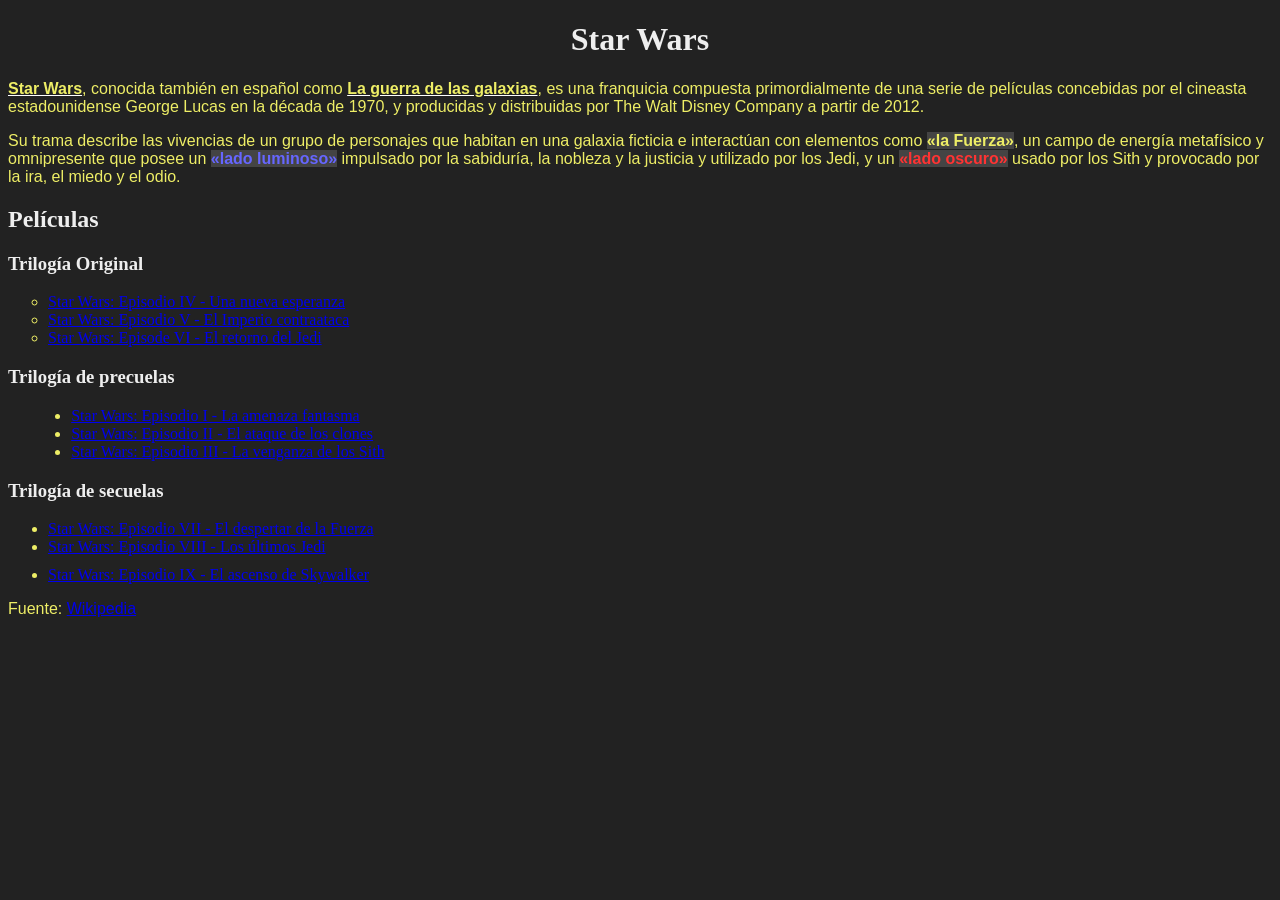
<file: tp-2/index.html>
<!DOCTYPE html>
<html>
<head>
    <meta charset="utf-8">
    <meta name="viewport" content="width=device-width, initial-scale=1">
    <title>TP2 - Selectores CSS</title>
    <link rel="stylesheet" href="styles.css">
</head>
<body>
    <h1>Star Wars</h1>
    <p><strong>Star Wars</strong>, conocida también en español como <strong>La guerra de las galaxias</strong>, es una franquicia compuesta primordialmente de una serie de películas concebidas por el cineasta estadounidense George Lucas en la década de 1970, y producidas y distribuidas por <a>The Walt Disney Company</a> a partir de 2012.</p>
    <p>Su trama describe las vivencias de un grupo de personajes que habitan en una galaxia ficticia e interactúan con elementos como <span class="the-force">«la Fuerza»</span>, un campo de energía metafísico y omnipresente que posee un <span class="the-force light-side">«lado luminoso»</span> impulsado por la sabiduría, la nobleza y la justicia y utilizado por los Jedi, y un <span class="the-force dark-side">«lado oscuro»</span> usado por los Sith y provocado por la ira, el miedo y el odio.</p>
    <h2>Películas</h2>
    <h3>Trilogía Original</h3>
    <ul id="og-trilogy" class="movies-list1">
        <li><a href="https://es.wikipedia.org/wiki/Star_Wars:_Episodio_IV_-_Una_nueva_esperanza">Star Wars: Episodio IV - Una nueva esperanza</a></li>
        <li><a href="https://es.wikipedia.org/wiki/Star_Wars:_Episodio_V_-_El_Imperio_contraataca">Star Wars: Episodio V - El Imperio contraataca</a></li>
        <li><a href="https://es.wikipedia.org/wiki/Star_Wars:_Episode_VI_-_Return_of_the_Jedi">Star Wars: Episode VI - El retorno del Jedi</a></li>
    </ul>
    <h3>Trilogía de precuelas</h3>
    <ul class="movies-list2">
        <li><a href="https://es.wikipedia.org/wiki/Star_Wars:_Episodio_I_-_La_amenaza_fantasma">Star Wars: Episodio I - La amenaza fantasma</a></li>
        <li><a href="https://es.wikipedia.org/wiki/Star_Wars:_Episodio_II_-_El_ataque_de_los_clones">Star Wars: Episodio II - El ataque de los clones</a></li>
        <li><a href="https://es.wikipedia.org/wiki/Star_Wars:_Episodio_III_-_La_venganza_de_los_Sith">Star Wars: Episodio III - La venganza de los Sith</a></li>
    </ul>
    <h3>Trilogía de secuelas</h3>
    <ul class="movies-list3">
        <li><a href="https://es.wikipedia.org/wiki/Star_Wars:_Episodio_VII_-_El_despertar_de_la_Fuerza">Star Wars: Episodio VII - El despertar de la Fuerza</a></li>
        <li><a href="https://es.wikipedia.org/wiki/Star_Wars:_Episodio_VIII_-_Los_últimos_Jedi">Star Wars: Episodio VIII - Los últimos Jedi</a></li>
        <li><a href="https://es.wikipedia.org/wiki/Star_Wars:_Episodio_IX_-_El_ascenso_de_Skywalker">Star Wars: Episodio IX - El ascenso de Skywalker</a></li>
    </ul>
    <p>Fuente: <a href="https://es.wikipedia.org/wiki/Star_Wars">Wikipedia</a></p>
</body>
</html>
</file>
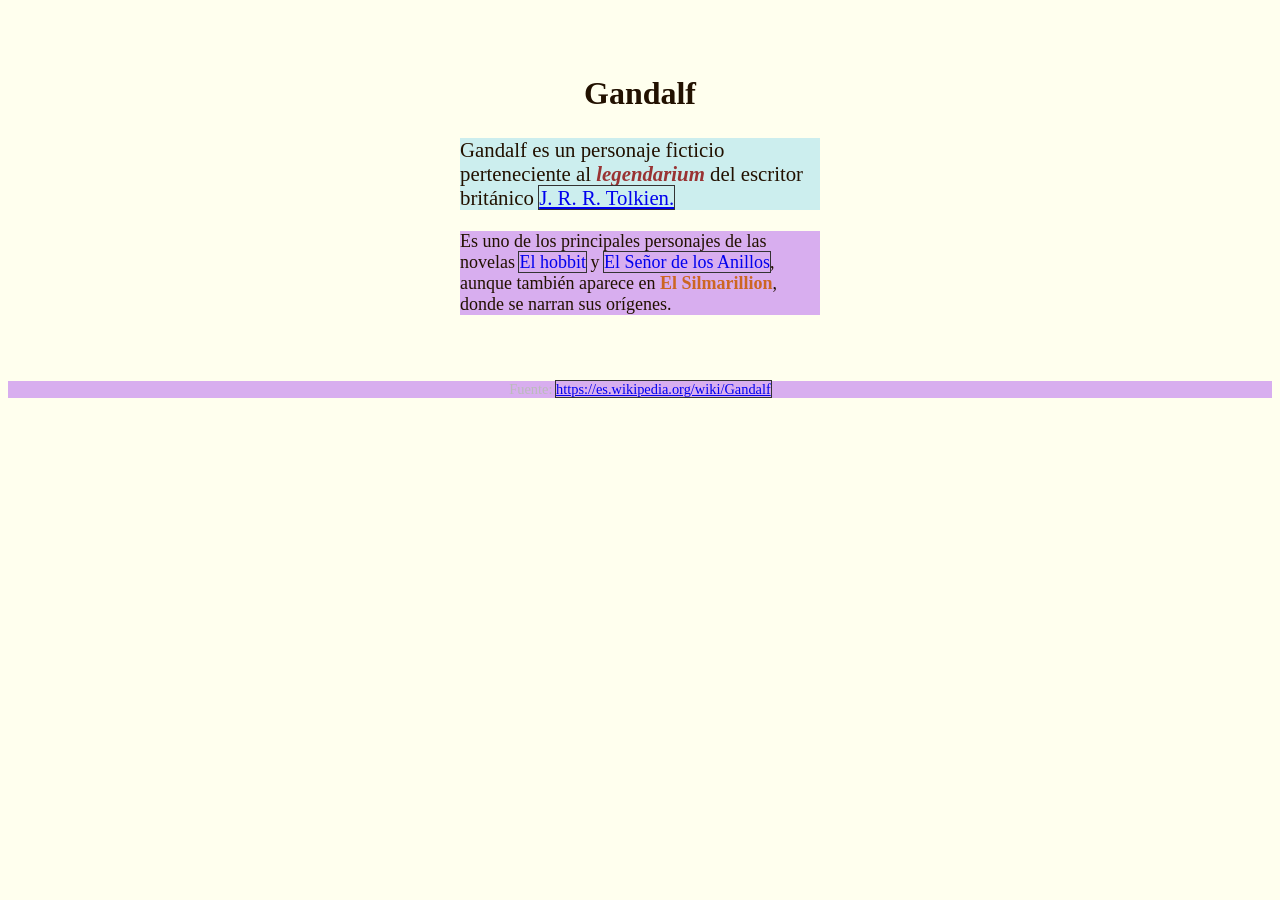
<file: tp-3/index.html>
<!DOCTYPE html>
<html lang="es">
<head>
	<meta charset="utf-8">
	<meta name="viewport" content="width=device-width, initial-scale=1">
	<title>TP3 - Especificidad CSS</title>
	<link rel="stylesheet" type="text/css" href="style.css">
	<style type="text/css">
		body {
			font-size: 18px;
			background-color: #ffe;
			color: #210;
		}

		#contenedor {
			max-width: 40ch;
			margin: 2rem auto;
			padding: 1rem;
		}

		h1 {
			font-size: 2rem;
			text-align: left;
		}

		p {
			font-family: sans-serif;
		}

		#primer-parrafo {
			font-size: 1.3rem;
			background-color: #eec;
		}

		p.importante em {
			font-weight: bold;
			color: #144;
		}

		p.novelas a {
			outline: none;
			text-decoration: none;
		}
		p.novelas a:hover {
			text-decoration: underline;
			background-color: #ccd;
		}

		body p.fuente.parrafo {
			color: #bbb !important;
			font-size: 0.9rem;
			opacity: 50%;
			text-align: center;
		}
	</style>
</head>
<body>
	<article id="contenedor">
		<h1 class="titulo">Gandalf</h1>
		
		<p id="primer-parrafo" class="importante parrafo">
			Gandalf es un personaje ficticio perteneciente al <em>legendarium</em> del escritor británico <a href="https://es.wikipedia.org/wiki/J._R._R._Tolkien">J. R. R. Tolkien.</a>
		</p>
		
		<p class="novelas parrafo">
			Es uno de los principales personajes de las novelas <a href="https://es.wikipedia.org/wiki/El_hobbit">El hobbit</a> y <a href="https://es.wikipedia.org/wiki/El_Señor_de_los_Anillos">El Señor de los Anillos</a>, aunque también aparece en <span class="complicado" style="color: #622">El Silmarillion</span>, donde se narran sus orígenes.
		</p>
	</article>

	<p class="fuente parrafo">
		Fuente: <a href="https://es.wikipedia.org/wiki/Gandalf">https://es.wikipedia.org/wiki/Gandalf</a>
	</p>
</body>
</html>
</file>
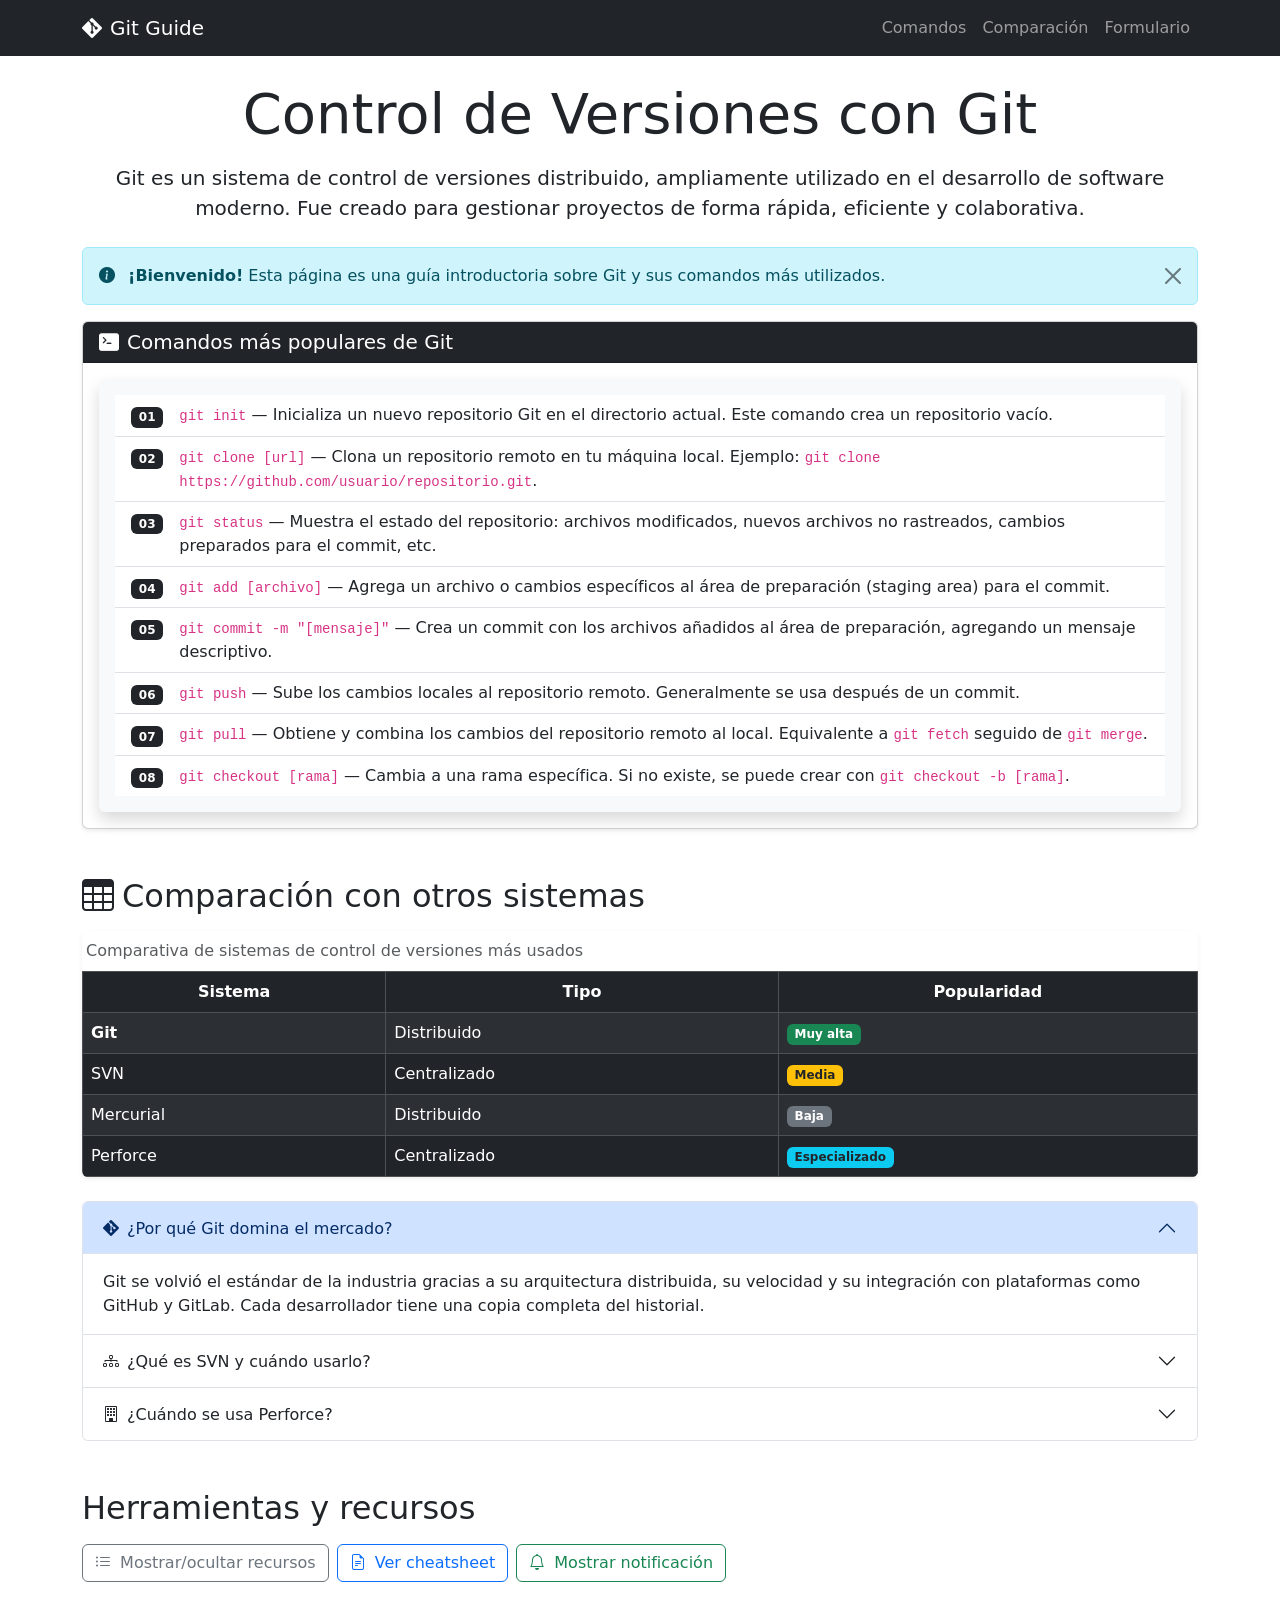
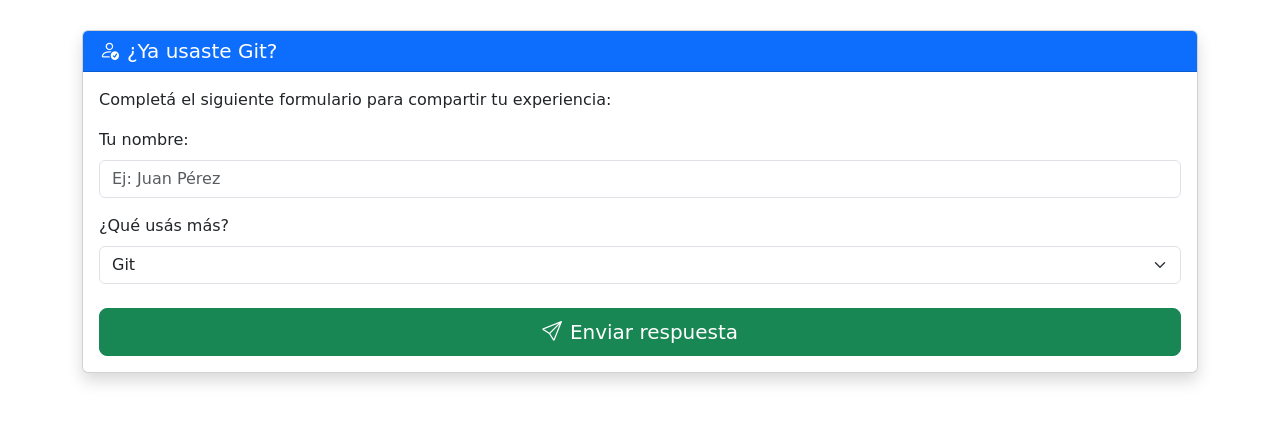
<file: tp-5/index.html>
<!DOCTYPE html>
<html lang="es">
<head>
    <meta charset="UTF-8">
    <meta name="viewport" content="width=device-width, initial-scale=1.0">
    <title>Control de Versiones con Git</title>
    <!-- Bootstrap CSS: hoja de estilos principal de Bootstrap -->
    <link rel="stylesheet" href="https://cdn.jsdelivr.net/npm/bootstrap@5.3.8/dist/css/bootstrap.min.css">
    <!-- Bootstrap Icons: librería de íconos SVG de Bootstrap -->
    <link rel="stylesheet" href="https://cdn.jsdelivr.net/npm/bootstrap-icons@1.11.3/font/bootstrap-icons.min.css">
</head>
<body>

    <!-- =====================================================
         CONSIGNA 3 - COMPONENTE: NAVBAR
         "navbar" crea la barra de navegación.
         "navbar-expand-lg" hace que se expanda en pantallas grandes.
         "navbar-dark bg-dark" aplica tema oscuro con fondo negro.
         "sticky-top" la fija en la parte superior al hacer scroll.
    ====================================================== -->
    <nav class="navbar navbar-expand-lg navbar-dark bg-dark sticky-top">
        <!-- "container" centra el contenido de la navbar con márgenes laterales -->
        <div class="container">
            <!-- "navbar-brand" es el logo/nombre principal de la navbar -->
            <a class="navbar-brand" href="#">
                <!-- Ícono de git de Bootstrap Icons -->
                <i class="bi bi-git me-2"></i>Git Guide
            </a>

            <!-- "navbar-toggler" es el botón hamburguesa que aparece en móviles -->
            <!-- "data-bs-toggle" y "data-bs-target" conectan el botón con el menú colapsable -->
            <button class="navbar-toggler" type="button" data-bs-toggle="collapse" data-bs-target="#navbarMenu">
                <span class="navbar-toggler-icon"></span>
            </button>

            <!-- "collapse navbar-collapse" oculta el menú en pantallas chicas -->
            <!-- El id "navbarMenu" debe coincidir con el data-bs-target del botón -->
            <div class="collapse navbar-collapse" id="navbarMenu">
                <!-- "navbar-nav ms-auto" alinea los links a la derecha (ms = margin-start: auto) -->
                <ul class="navbar-nav ms-auto">
                    <!-- "nav-item" y "nav-link" son los elementos del menú -->
                    <li class="nav-item"><a class="nav-link" href="#comandos">Comandos</a></li>
                    <li class="nav-item"><a class="nav-link" href="#comparacion">Comparación</a></li>
                    <li class="nav-item"><a class="nav-link" href="#formulario">Formulario</a></li>
                </ul>
            </div>
        </div>
    </nav>

    <!-- =====================================================
         CONSIGNA 3 - COMPONENTE: CONTAINER
         "container" limita el ancho del contenido y agrega
         márgenes automáticos a izquierda y derecha.
         "my-4" agrega margen vertical (top y bottom) de nivel 4.
    ====================================================== -->
    <div class="container my-4">

        <!-- =====================================================
             CONSIGNA 2 - CENTRAR EL TÍTULO H1
             "text-center" centra el texto horizontalmente.
             "mb-3" agrega margen inferior (margin-bottom) nivel 3.
             "display-4" aumenta el tamaño del título (clase tipográfica de Bootstrap).
        ====================================================== -->
        <h1 class="text-center mb-3 display-4">Control de Versiones con Git</h1>

        <!-- =====================================================
             CONSIGNA 2 - AUMENTAR TAMAÑO DEL PRIMER PÁRRAFO
             "lead" es la clase de Bootstrap para hacer un párrafo
             más grande y con mayor peso visual, ideal para
             introducción o bajada de título.
             "text-center" lo centra para que acompañe al h1.
             "mb-4" agrega margen inferior nivel 4.
        ====================================================== -->
        <p class="lead text-center mb-4">
            <strong>Git</strong> es un sistema de control de versiones distribuido, ampliamente utilizado en el desarrollo de
            software moderno. Fue creado para gestionar proyectos de forma rápida, eficiente y colaborativa.
        </p>

        <!-- =====================================================
             CONSIGNA 4 - BONUS TRACK: ALERT (Alerta)
             "alert" es el componente base de alertas de Bootstrap.
             "alert-info" le da el color azul informativo.
             "alert-dismissible" permite que el usuario la cierre.
             "fade show" activa la animación de desvanecimiento al cerrar.
             El botón con "data-bs-dismiss='alert'" conecta el cierre.
        ====================================================== -->
        <div class="alert alert-info alert-dismissible fade show" role="alert">
            <i class="bi bi-info-circle-fill me-2"></i>
            <strong>¡Bienvenido!</strong> Esta página es una guía introductoria sobre Git y sus comandos más utilizados.
            <!-- "btn-close" es el botón X para cerrar la alerta -->
            <button type="button" class="btn-close" data-bs-dismiss="alert" aria-label="Cerrar"></button>
        </div>

        <!-- =====================================================
             CONSIGNA 3 - COMPONENTE: CARD
             "card" crea un contenedor con bordes, padding y sombra sutil.
             "mb-5" agrega margen inferior nivel 5 para separar secciones.
             "shadow-sm" agrega una sombra suave a la card completa.
        ====================================================== -->
        <div class="card mb-5 shadow-sm" id="comandos">
            <!-- "card-header bg-dark text-white" estilos del encabezado de la card -->
            <div class="card-header bg-dark text-white">
                <h2 class="mb-0 h5">
                    <i class="bi bi-terminal-fill me-2"></i>Comandos más populares de Git
                </h2>
            </div>

            <!-- "card-body" es el área de contenido principal de la card -->
            <div class="card-body">

                <!-- =====================================================
                     CONSIGNA 2 - AGREGAR MÁRGENES Y SOMBRA AL LISTADO
                     "p-3" agrega padding (relleno interior) nivel 3 a todos los lados.
                     "shadow" agrega sombra al contenedor del listado.
                     "rounded" redondea las esquinas del contenedor.
                     "bg-light" aplica fondo gris claro al contenedor.
                     "mb-0" elimina el margen inferior del ul.

                     CONSIGNA 3 - COMPONENTE: LIST GROUP
                     "list-group" transforma el ul en un listado estilizado.
                     "list-group-flush" elimina los bordes exteriores del grupo
                     para que se integre mejor dentro de la card.
                ====================================================== -->
                <div class="p-3 shadow rounded bg-light">
                    <ul class="list-group list-group-flush mb-0">
                        <!-- "list-group-item" es cada fila del listado estilizado -->
                        <!-- "d-flex align-items-start" alinea el ícono y el texto en fila -->
                        <li class="list-group-item d-flex align-items-start">
                            <!-- "badge bg-dark me-3 mt-1" crea una etiqueta negra como indicador visual -->
                            <span class="badge bg-dark me-3 mt-1">01</span>
                            <div>
                                <code>git init</code> — Inicializa un nuevo repositorio Git en el directorio actual. Este comando crea un repositorio vacío.
                            </div>
                        </li>
                        <li class="list-group-item d-flex align-items-start">
                            <span class="badge bg-dark me-3 mt-1">02</span>
                            <div>
                                <code>git clone [url]</code> — Clona un repositorio remoto en tu máquina local. Ejemplo: <code>git clone https://github.com/usuario/repositorio.git</code>.
                            </div>
                        </li>
                        <li class="list-group-item d-flex align-items-start">
                            <span class="badge bg-dark me-3 mt-1">03</span>
                            <div>
                                <code>git status</code> — Muestra el estado del repositorio: archivos modificados, nuevos archivos no rastreados, cambios preparados para el commit, etc.
                            </div>
                        </li>
                        <li class="list-group-item d-flex align-items-start">
                            <span class="badge bg-dark me-3 mt-1">04</span>
                            <div>
                                <code>git add [archivo]</code> — Agrega un archivo o cambios específicos al área de preparación (staging area) para el commit.
                            </div>
                        </li>
                        <li class="list-group-item d-flex align-items-start">
                            <span class="badge bg-dark me-3 mt-1">05</span>
                            <div>
                                <code>git commit -m "[mensaje]"</code> — Crea un commit con los archivos añadidos al área de preparación, agregando un mensaje descriptivo.
                            </div>
                        </li>
                        <li class="list-group-item d-flex align-items-start">
                            <span class="badge bg-dark me-3 mt-1">06</span>
                            <div>
                                <code>git push</code> — Sube los cambios locales al repositorio remoto. Generalmente se usa después de un commit.
                            </div>
                        </li>
                        <li class="list-group-item d-flex align-items-start">
                            <span class="badge bg-dark me-3 mt-1">07</span>
                            <div>
                                <code>git pull</code> — Obtiene y combina los cambios del repositorio remoto al local. Equivalente a <code>git fetch</code> seguido de <code>git merge</code>.
                            </div>
                        </li>
                        <li class="list-group-item d-flex align-items-start">
                            <span class="badge bg-dark me-3 mt-1">08</span>
                            <div>
                                <code>git checkout [rama]</code> — Cambia a una rama específica. Si no existe, se puede crear con <code>git checkout -b [rama]</code>.
                            </div>
                        </li>
                    </ul>
                </div>

            </div><!-- /card-body -->
        </div><!-- /card -->


        <!-- =====================================================
             CONSIGNA 3 - COMPONENTE: ACCORDION
             "accordion" organiza secciones que se abren de a una.
             "mb-5" separa el acordeón de la sección siguiente.
             Cada "accordion-item" es un panel expandible.
        ====================================================== -->
        <h2 class="mb-3" id="comparacion">
            <i class="bi bi-table me-2"></i>Comparación con otros sistemas
        </h2>

        <!-- =====================================================
             CONSIGNA 2 - CAMBIAR ESTILO Y COLOR DE LA TABLA
             "table" aplica el estilo base de Bootstrap a la tabla.
             "table-striped" alterna el fondo de filas (gris / blanco).
             "table-hover" resalta la fila al pasar el mouse.
             "table-bordered" agrega bordes a todas las celdas.
             "table-dark" aplica el tema oscuro a la tabla completa.
             "caption-top" ubica el caption arriba de la tabla.
             "shadow-sm" agrega sombra suave a la tabla.
             "rounded" redondea las esquinas (funciona con overflow-hidden).
        ====================================================== -->
        <div class="shadow-sm rounded overflow-hidden mb-4">
            <table class="table table-striped table-hover table-bordered table-dark mb-0">
                <caption class="caption-top text-muted ps-1">
                    Comparativa de sistemas de control de versiones más usados
                </caption>
                <thead>
                    <tr>
                        <!-- "text-center" centra el texto de los encabezados -->
                        <th class="text-center">Sistema</th>
                        <th class="text-center">Tipo</th>
                        <th class="text-center">Popularidad</th>
                    </tr>
                </thead>
                <tbody>
                    <tr>
                        <!-- "fw-bold" (font-weight bold) resalta el nombre de Git -->
                        <td class="fw-bold">Git</td>
                        <td>Distribuido</td>
                        <!-- "badge bg-success" crea la etiqueta verde de alta popularidad -->
                        <td><span class="badge bg-success">Muy alta</span></td>
                    </tr>
                    <tr>
                        <td>SVN</td>
                        <td>Centralizado</td>
                        <td><span class="badge bg-warning text-dark">Media</span></td>
                    </tr>
                    <tr>
                        <td>Mercurial</td>
                        <td>Distribuido</td>
                        <td><span class="badge bg-secondary">Baja</span></td>
                    </tr>
                    <tr>
                        <td>Perforce</td>
                        <td>Centralizado</td>
                        <td><span class="badge bg-info text-dark">Especializado</span></td>
                    </tr>
                </tbody>
            </table>
        </div>

        <!-- Acordeón con información extra sobre los sistemas -->
        <div class="accordion mb-5" id="accordionSistemas">
            <!-- Primer ítem del acordeón -->
            <!-- "accordion-item" define cada panel del acordeón -->
            <div class="accordion-item">
                <!-- "accordion-header" es el botón que muestra/oculta el panel -->
                <h2 class="accordion-header">
                    <!-- "accordion-button" es el botón clickeable -->
                    <!-- "data-bs-toggle='collapse'" activa el comportamiento de colapso -->
                    <!-- "data-bs-target" apunta al id del panel a mostrar/ocultar -->
                    <button class="accordion-button" type="button" data-bs-toggle="collapse" data-bs-target="#collapseGit">
                        <i class="bi bi-git me-2"></i> ¿Por qué Git domina el mercado?
                    </button>
                </h2>
                <!-- "accordion-collapse collapse show" hace que este panel esté abierto por defecto -->
                <!-- "data-bs-parent" asegura que solo un panel esté abierto a la vez -->
                <div id="collapseGit" class="accordion-collapse collapse show" data-bs-parent="#accordionSistemas">
                    <!-- "accordion-body" es el contenido del panel -->
                    <div class="accordion-body">
                        Git se volvió el estándar de la industria gracias a su arquitectura distribuida, su velocidad y su integración con plataformas como GitHub y GitLab. Cada desarrollador tiene una copia completa del historial.
                    </div>
                </div>
            </div>

            <!-- Segundo ítem del acordeón -->
            <div class="accordion-item">
                <h2 class="accordion-header">
                    <!-- Sin "show": este panel comienza cerrado -->
                    <button class="accordion-button collapsed" type="button" data-bs-toggle="collapse" data-bs-target="#collapseSVN">
                        <i class="bi bi-diagram-3 me-2"></i> ¿Qué es SVN y cuándo usarlo?
                    </button>
                </h2>
                <div id="collapseSVN" class="accordion-collapse collapse" data-bs-parent="#accordionSistemas">
                    <div class="accordion-body">
                        SVN (Subversion) es un sistema centralizado. Sigue siendo utilizado en entornos corporativos con flujos de trabajo lineales o donde se necesita control de acceso granular a directorios específicos.
                    </div>
                </div>
            </div>

            <!-- Tercer ítem del acordeón -->
            <div class="accordion-item">
                <h2 class="accordion-header">
                    <button class="accordion-button collapsed" type="button" data-bs-toggle="collapse" data-bs-target="#collapsePerforce">
                        <i class="bi bi-building me-2"></i> ¿Cuándo se usa Perforce?
                    </button>
                </h2>
                <div id="collapsePerforce" class="accordion-collapse collapse" data-bs-parent="#accordionSistemas">
                    <div class="accordion-body">
                        Perforce es utilizado principalmente en la industria de videojuegos AAA y grandes empresas que manejan repositorios con archivos binarios enormes (arte, modelos 3D, videos). Su licenciamiento es costoso.
                    </div>
                </div>
            </div>
        </div><!-- /accordion -->


        <!-- =====================================================
             SECCIÓN BOTONES - BONUS TRACK
             Botones que activan componentes avanzados de Bootstrap.
        ====================================================== -->
        <h2 class="mb-3">Herramientas y recursos</h2>
        <!-- "d-flex flex-wrap gap-2 mb-5" alinea los botones en fila con separación -->
        <div class="d-flex flex-wrap gap-2 mb-5">

            <!-- =====================================================
                 CONSIGNA 4 - BONUS: COLLAPSE (Colapso)
                 "data-bs-toggle='collapse'" activa el comportamiento.
                 "data-bs-target" apunta al id del elemento a mostrar/ocultar.
            ====================================================== -->
            <button class="btn btn-outline-secondary" type="button"
                    data-bs-toggle="collapse"
                    data-bs-target="#collapseRecursos">
                <i class="bi bi-list-ul me-1"></i> Mostrar/ocultar recursos
            </button>

            <!-- =====================================================
                 CONSIGNA 4 - BONUS: MODAL (Ventana emergente)
                 "data-bs-toggle='modal'" activa el comportamiento.
                 "data-bs-target" apunta al id del modal a abrir.
            ====================================================== -->
            <button class="btn btn-outline-primary" type="button"
                    data-bs-toggle="modal"
                    data-bs-target="#modalCheatsheet">
                <i class="bi bi-file-earmark-text me-1"></i> Ver cheatsheet
            </button>

            <!-- =====================================================
                 CONSIGNA 4 - BONUS: TOAST (Notificación flotante)
                 No usa data-bs-toggle porque se activa con JavaScript.
                 El id "btnToast" se referencia en el script del final.
            ====================================================== -->
            <button class="btn btn-outline-success" type="button" id="btnToast">
                <i class="bi bi-bell me-1"></i> Mostrar notificación
            </button>

        </div>

        <!-- =====================================================
             CONSIGNA 4 - BONUS: COLLAPSE - Contenido colapsable
             "collapse" oculta el elemento por defecto.
             Se muestra/oculta al clickear el botón con data-bs-target="#collapseRecursos".
             "mb-4" agrega margen inferior.
        ====================================================== -->
        <div class="collapse mb-4" id="collapseRecursos">
            <!-- Card dentro del collapse para mejor presentación -->
            <div class="card card-body">
                <h5 class="card-title"><i class="bi bi-link-45deg me-1"></i>Recursos recomendados</h5>
                <ul class="mb-0">
                    <li><a href="https://git-scm.com/doc" target="_blank">Documentación oficial de Git</a></li>
                    <li><a href="https://docs.github.com" target="_blank">Documentación de GitHub</a></li>
                    <li><a href="https://learngitbranching.js.org/" target="_blank">Learn Git Branching (interactivo)</a></li>
                    <li><a href="https://ohshitgit.com/es" target="_blank">Oh Shit, Git! (soluciones a errores comunes)</a></li>
                </ul>
            </div>
        </div>


        <!-- =====================================================
             CONSIGNA 3 - COMPONENTE: CARD del formulario
             Envuelve el formulario en una card para mejor presentación.
        ====================================================== -->
        <div class="card mb-5 shadow" id="formulario">
            <div class="card-header bg-primary text-white">
                <h2 class="mb-0 h5">
                    <i class="bi bi-person-check me-2"></i>¿Ya usaste Git?
                </h2>
            </div>
            <div class="card-body">
                <p class="card-text">Completá el siguiente formulario para compartir tu experiencia:</p>

                <form>
                    <!-- "mb-3" separa cada campo del formulario -->
                    <div class="mb-3">
                        <!-- "form-label" aplica el estilo correcto a los labels -->
                        <label for="nombre" class="form-label">Tu nombre:</label>
                        <!-- "form-control" aplica el estilo de Bootstrap al input de texto -->
                        <input type="text" id="nombre" name="nombre" class="form-control" placeholder="Ej: Juan Pérez">
                    </div>

                    <div class="mb-3">
                        <label for="experiencia" class="form-label">¿Qué usás más?</label>
                        <!-- "form-select" aplica el estilo de Bootstrap al select -->
                        <select id="experiencia" name="experiencia" class="form-select">
                            <option value="git">Git</option>
                            <option value="github">Git + GitHub</option>
                            <option value="otro">Otro sistema</option>
                            <option value="ninguno">Todavía no uso ninguno</option>
                        </select>
                    </div>

                    <!-- =====================================================
                         CONSIGNA 2 - CAMBIAR ESTILO DEL BOTÓN DE ENVÍO
                         Cambiamos el input[type=submit] por un <button> (mejor práctica).
                         "btn" es la clase base de todos los botones Bootstrap.
                         "btn-success" aplica el color verde (en lugar del azul original).
                         "btn-lg" aumenta el tamaño del botón.
                         "w-100" hace que ocupe el ancho completo del contenedor.
                         "mt-2" agrega margen superior nivel 2.
                    ====================================================== -->
                    <button type="submit" class="btn btn-success btn-lg w-100 mt-2">
                        <i class="bi bi-send me-2"></i>Enviar respuesta
                    </button>
                </form>
            </div>
        </div><!-- /card formulario -->

    </div><!-- /container -->


    <!-- =====================================================
         CONSIGNA 4 - BONUS: MODAL (Ventana emergente)
         El modal se coloca fuera del container, al final del body.
         "modal fade" oculta el modal y activa animación de entrada.
         "modal-dialog-centered" centra el modal verticalmente.
         "modal-dialog-scrollable" permite scroll interno si el contenido es largo.
         "modal-lg" hace el modal más ancho.
    ====================================================== -->
    <div class="modal fade" id="modalCheatsheet" tabindex="-1" aria-labelledby="modalCheatsheetLabel" aria-hidden="true">
        <!-- "modal-dialog" es el contenedor del modal -->
        <div class="modal-dialog modal-dialog-centered modal-dialog-scrollable modal-lg">
            <!-- "modal-content" envuelve todo el contenido del modal -->
            <div class="modal-content">
                <!-- "modal-header" contiene el título y el botón de cierre -->
                <div class="modal-header bg-primary text-white">
                    <h5 class="modal-title" id="modalCheatsheetLabel">
                        <i class="bi bi-file-earmark-text me-2"></i>Git Cheatsheet Rápida
                    </h5>
                    <!-- "btn-close btn-close-white" botón X blanco para cerrar el modal -->
                    <!-- "data-bs-dismiss='modal'" conecta el botón con el cierre del modal -->
                    <button type="button" class="btn-close btn-close-white" data-bs-dismiss="modal" aria-label="Cerrar"></button>
                </div>
                <!-- "modal-body" es el contenido principal del modal -->
                <div class="modal-body">
                    <table class="table table-sm table-striped table-bordered">
                        <thead class="table-dark">
                            <tr>
                                <th>Comando</th>
                                <th>Descripción corta</th>
                            </tr>
                        </thead>
                        <tbody>
                            <tr><td><code>git init</code></td><td>Crear repositorio nuevo</td></tr>
                            <tr><td><code>git clone [url]</code></td><td>Clonar repositorio remoto</td></tr>
                            <tr><td><code>git add .</code></td><td>Agregar todos los cambios</td></tr>
                            <tr><td><code>git commit -m ""</code></td><td>Guardar cambios con mensaje</td></tr>
                            <tr><td><code>git push</code></td><td>Subir cambios al remoto</td></tr>
                            <tr><td><code>git pull</code></td><td>Bajar y mergear cambios</td></tr>
                            <tr><td><code>git branch</code></td><td>Ver ramas existentes</td></tr>
                            <tr><td><code>git checkout -b</code></td><td>Crear y cambiar de rama</td></tr>
                            <tr><td><code>git merge [rama]</code></td><td>Fusionar una rama</td></tr>
                            <tr><td><code>git log --oneline</code></td><td>Ver historial resumido</td></tr>
                        </tbody>
                    </table>
                </div>
                <!-- "modal-footer" tiene los botones de acción del modal -->
                <div class="modal-footer">
                    <!-- "data-bs-dismiss='modal'" también cierra el modal desde el footer -->
                    <button type="button" class="btn btn-secondary" data-bs-dismiss="modal">Cerrar</button>
                </div>
            </div>
        </div>
    </div><!-- /modal -->


    <!-- =====================================================
         CONSIGNA 4 - BONUS: TOAST (Notificación flotante)
         Los toasts se posicionan con clases de utilidad.
         "toast-container" agrupa los toasts.
         "position-fixed bottom-0 end-0 p-3" lo ubica abajo a la derecha.
         "toast" es el componente base.
         "align-items-center" alinea el contenido verticalmente.
         "text-bg-dark border-0" aplica estilo oscuro sin borde.
    ====================================================== -->
    <div class="toast-container position-fixed bottom-0 end-0 p-3">
        <div id="miToast" class="toast align-items-center text-bg-dark border-0" role="alert" aria-live="assertive" aria-atomic="true">
            <!-- "d-flex" pone el contenido y el botón de cierre en fila -->
            <div class="d-flex">
                <!-- "toast-body" es el texto de la notificación -->
                <div class="toast-body">
                    <i class="bi bi-check-circle-fill me-2 text-success"></i>
                    ¡Gracias por usar Git! Recordá hacer commits seguido 😄
                </div>
                <!-- "btn-close-white me-2 m-auto" posiciona el X de cierre -->
                <!-- "data-bs-dismiss='toast'" cierra el toast -->
                <button type="button" class="btn-close btn-close-white me-2 m-auto" data-bs-dismiss="toast" aria-label="Cerrar"></button>
            </div>
        </div>
    </div><!-- /toast-container -->


    <!-- Bootstrap JS Bundle: incluye Popper.js, necesario para modales, tooltips, etc. -->
    <script src="https://cdn.jsdelivr.net/npm/bootstrap@5.3.8/dist/js/bootstrap.bundle.min.js"></script>

    <!-- =====================================================
         JAVASCRIPT para activar el Toast
         Los Toasts no se activan solos con data-bs-toggle,
         se deben inicializar y mostrar con JavaScript.
    ====================================================== -->
    <script>
        // Buscamos el botón que activa el toast por su id
        const btnToast = document.getElementById('btnToast');

        // Buscamos el elemento del toast por su id
        const toastEl = document.getElementById('miToast');

        // Creamos una instancia del Toast de Bootstrap
        // { delay: 4000 } hace que se cierre automáticamente después de 4 segundos
        const toast = new bootstrap.Toast(toastEl, { delay: 4000 });

        // Cuando se clickea el botón, mostramos el toast con .show()
        btnToast.addEventListener('click', () => {
            toast.show();
        });
    </script>

</body>
</html>
</file>
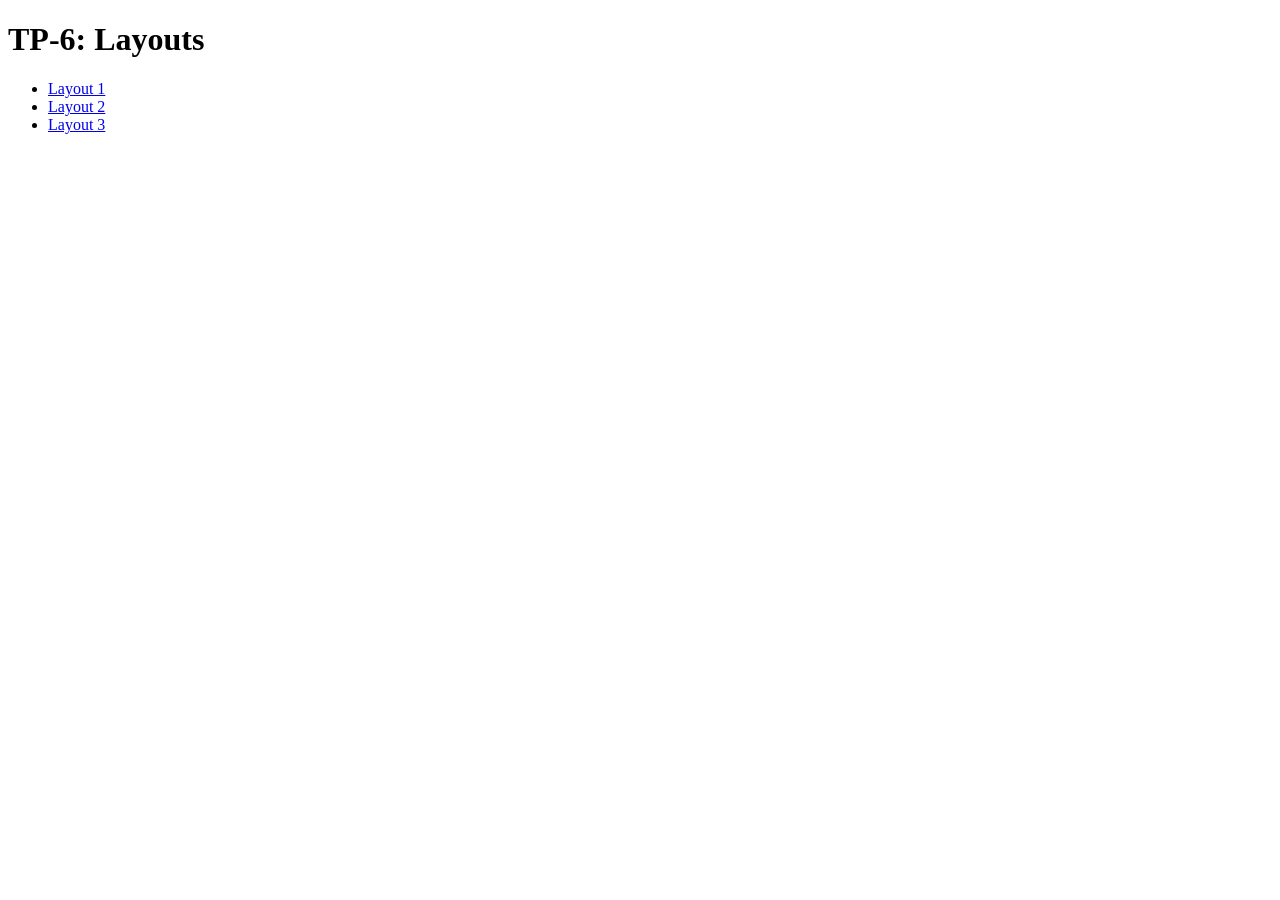
<file: tp-6/index.html>
<!DOCTYPE html>
<html lang="en">
<head>
    <meta charset="UTF-8">
    <meta name="viewport" content="width=device-width, initial-scale=1.0">
    <title>TP-6 índice</title>
</head>
<body>
    <h1>TP-6: Layouts</h1>
    <ul>
    <li>
        <a href="layout-1.html">Layout 1</a>
    </li>
    <li>
        <a href="layout-2.html">Layout 2</a>
    </li>
    <li>
        <a href="layout-3.html">Layout 3</a>
    </li>
</ul>
</body>
</html>
</file>
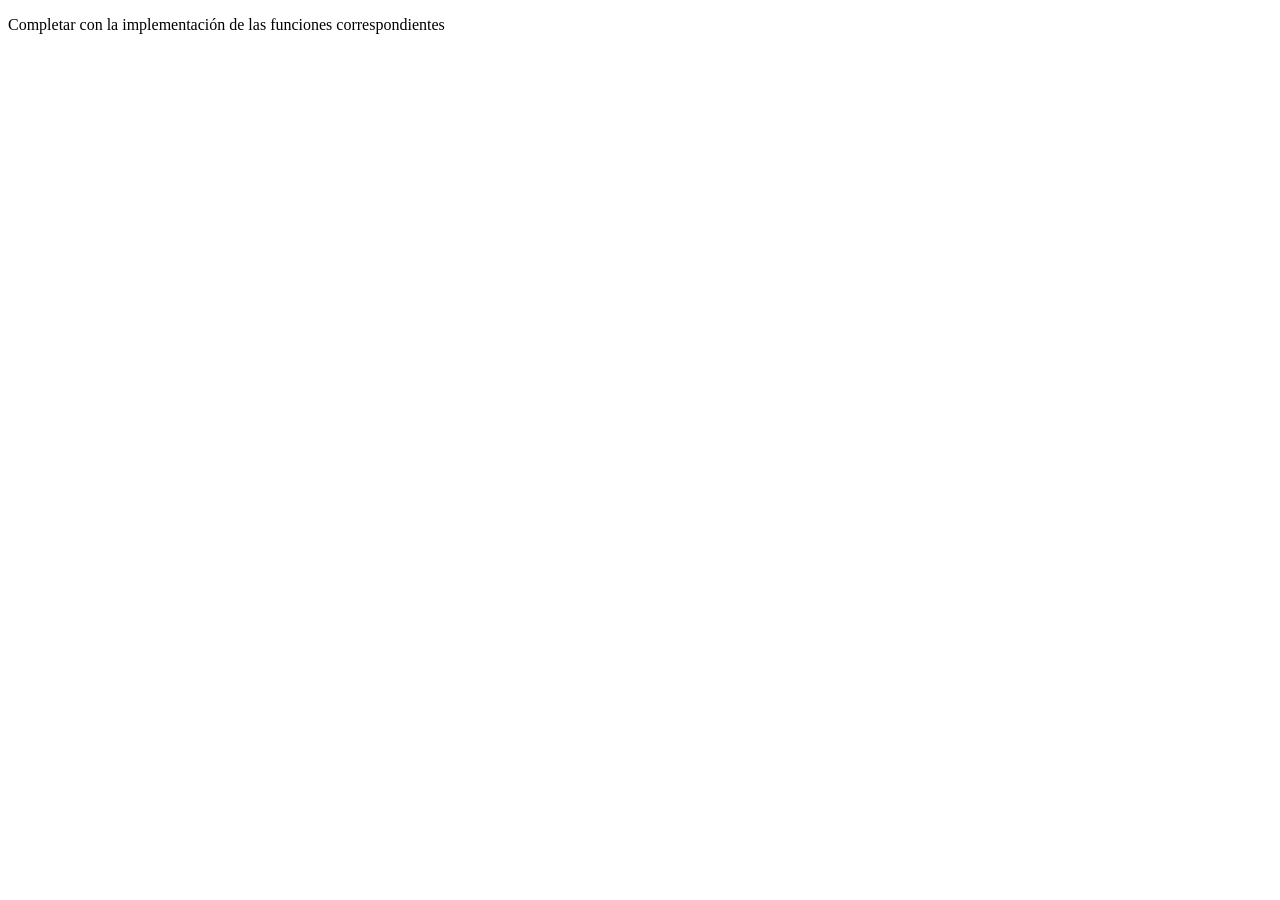
<file: tp-8/index.html>
<!DOCTYPE html>
<html lang="es">
<head>
	<meta charset="utf-8">
	<meta name="viewport" content="width=device-width, initial-scale=1">
	<title>TP-7: Funciones en JavaScript</title>
</head>
<body>
<p>Completar con la implementación de las funciones correspondientes</p>

<script type="text/javascript">
// ==================== NUMEROS ====================

// 1- Función Declarada (Clásica)
function suma(num1, num2) {
    return num1 + num2;
}

console.log("Resultados de suma():");
console.log(suma(2,3)); // 5
console.log(suma(4,4)); // 8
console.log(suma(-10,10)); // 0


// 2- Función Anónima
const elevarAlCubo = function(num) {
    return Math.pow(num, 3);
};

console.log("Resultados de elevarAlCubo():");
console.log(elevarAlCubo(3)); // 27
console.log(elevarAlCubo(99)); // 970299


// 3- Función Flecha
const restoDivisionEntera = (dividendo, divisor) => dividendo % divisor;

console.log("Resultados de restoDivisionEntera():");
console.log(restoDivisionEntera(1,3)); // 1
console.log(restoDivisionEntera(2,3)); // 2
console.log(restoDivisionEntera(3,3)); // 0
console.log(restoDivisionEntera(4,3)); // 1


// 4- Función Flecha
const numeroPi = () => Math.PI;

console.log("Resultado de numeroPi():");
console.log(numeroPi());


// 5- Función Declarada (Clásica)
function numeroRandom() {
    return Math.random();
}

console.log("Resultados de numeroRandom():");
console.log(numeroRandom());
console.log(numeroRandom());
console.log(numeroRandom());


// 6- Función Anónima (Reutiliza numeroRandom)
const numeroRandomDesdeHasta = function(min, max) {
    return numeroRandom() * (max - min) + min;
};

console.log("Resultados de numeroRandomDesdeHasta():");
console.log(numeroRandomDesdeHasta(1,6));
console.log(numeroRandomDesdeHasta(2,5));
console.log(numeroRandomDesdeHasta(3,4));


// 7- Función Flecha (Reutiliza restoDivisionEntera)
const esPar = (num) => restoDivisionEntera(num, 2) === 0;

console.log("Resultados de esPar():");
console.log(esPar(4)); // true
console.log(esPar(5)); // false
console.log(esPar(0)); // true
console.log(esPar(-2)); // true


// 8- Función Flecha
const esPositivo = (num) => num > 0;

console.log("Resultados de esPositivo():");
console.log(esPositivo(4)); // true
console.log(esPositivo(-3)); // false
console.log(esPositivo(0)); // false


// 9- Función Declarada (Reutiliza esPar y esPositivo)
function clasificarNumero(num) {
    const paridad = esPar(num) ? "par" : "impar";
    let signo = "";

    if (esPositivo(num)) {
        signo = "positivo";
    } else if (num < 0) {
        signo = "negativo";
    } else {
        signo = "no positivo";
    }

    return `El número ${num} es ${paridad} y ${signo}.`;
}

console.log("Resultados de clasificarNumero():");
console.log(clasificarNumero(4)); // "El número 4 es par y positivo."
console.log(clasificarNumero(-3)); // "El número -3 es impar y negativo."
console.log(clasificarNumero(0)); // "El número 0 es par y no positivo."


// ==================== CADENAS DE CARACTERES ====================

// 10- Función Flecha
const transformarMayuscula = (cadena) => cadena.toUpperCase();

console.log("Resultados de transformarMayuscula():");
console.log(transformarMayuscula("Plataformas Móviles"));
console.log(transformarMayuscula("hola mundo"));
console.log(transformarMayuscula("abc"));


// 11- Función Declarada (Clásica)
function primeraLetra(cadena) {
    return cadena.charAt(0);
}

console.log("Resultados de primeraLetra():");
console.log(primeraLetra("Plataformas Móviles"));
console.log(primeraLetra("hola mundo"));
console.log(primeraLetra("abc"));


// 12- Función Anónima
const sinPrimeraLetra = function(cadena) {
    return cadena.slice(1);
};

console.log("Resultados de sinPrimeraLetra():");
console.log(sinPrimeraLetra("Plataformas Móviles"));
console.log(sinPrimeraLetra("hola mundo"));
console.log(sinPrimeraLetra("abc"));


// 13- Función Flecha (Reutiliza primeraLetra, transformarMayuscula y sinPrimeraLetra)
const primeraLetraMayuscula = (cadena) => 
    transformarMayuscula(primeraLetra(cadena)) + sinPrimeraLetra(cadena);

console.log("Resultados de primeraLetraMayuscula():");
console.log(primeraLetraMayuscula("plataformas móviles"));
console.log(primeraLetraMayuscula("hola mundo"));
console.log(primeraLetraMayuscula("abc"));


// 14- Función Flecha
const terminaCon = (cadena, terminacion) => cadena.endsWith(terminacion);

console.log("Resultados de terminaCon():");
console.log(terminaCon("hola", "a")); // true
console.log(terminaCon("hola", "o")); // false
console.log(terminaCon("plataformas", "mas")); // true
console.log(terminaCon("plataformas", "más")); // false


// 15- Función Anónima
const palabraInvertida = function(cadena) {
    return cadena.split("").reverse().join("");
};

console.log("Resultados de palabraInvertida():");
console.log(palabraInvertida("plataformas móviles"));
console.log(palabraInvertida("hola mundo"));
console.log(palabraInvertida("abc"));
</script>
</body>
</html>
</file>
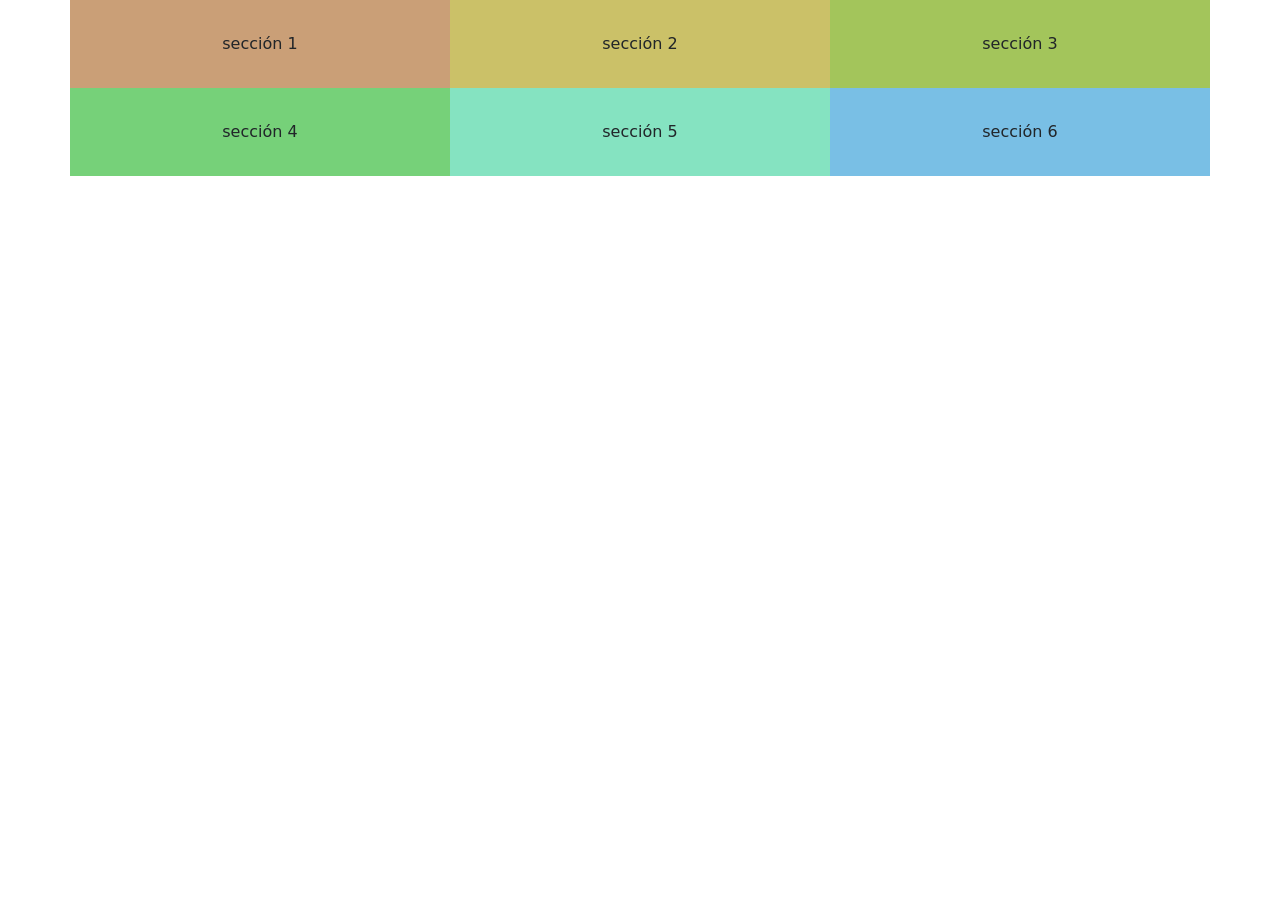
<file: tp-6/layout-1.html>
<!DOCTYPE html>
<html lang="es">
<head>
    <meta charset="UTF-8">
    <meta http-equiv="X-UA-Compatible" content="IE=edge">
    <meta name="viewport" content="width=device-width, initial-scale=1.0">
    <title>Layout 1</title>
    <link href="https://cdn.jsdelivr.net/npm/bootstrap@5.3.0/dist/css/bootstrap.min.css" rel="stylesheet">
    <style>
        .content {padding: 2em 0.5em; text-align: center;}
        .s1 {background-color: #ca9f77;}
        .s2 {background-color: #cbc168;}
        .s3 {background-color: #a3c55b;}
        .s4 {background-color: #76d179;}
        .s5 {background-color: #85e3c1;}
        .s6 {background-color: #79bfe5;}
    </style>
</head>
<body>
    <div class="container-sm g-0">
        <div class="row g-0">
            <div class="col-12 col-sm-6 col-md-4">
                <div class="content s1">sección 1</div>
            </div>
            <div class="col-12 col-sm-6 col-md-4">
                <div class="content s2">sección 2</div>
            </div>
            <div class="col-12 col-sm-6 col-md-4">
                <div class="content s3">sección 3</div>
            </div>
            <div class="col-12 col-sm-6 col-md-4">
                <div class="content s4">sección 4</div>
            </div>
            <div class="col-12 col-sm-6 col-md-4">
                <div class="content s5">sección 5</div>
            </div>
            <div class="col-12 col-sm-6 col-md-4">
                <div class="content s6">sección 6</div>
            </div>
        </div>
    </div>
</body>
</html>
</file>
<file: tp-2/styles.css>
/*1) Cambiar el color de fondo y de fuente*/
body{
    background-color: #222;
    color: #ee6;
}

/*2) Poner el titulo principal al centro*/
h1{
    text-align: center;
}

/*3) Usar sans-serif en todos los parrafos*/
p{
    font-family: sans-serif;
}

/*4) Poner el mismo color a todos los titulos del documento*/
h1, h2, h3{
    color: #eee;
}

/*5) Agregar un borde blanco en la parte inferior de la etiqueta strong*/
strong{
    text-decoration: underline white;
}

/*6) Cambiar el color de fondo a gris y ponerla en negrita*/
.the-force{
    background-color: #444;
    font-weight: bold;
}

/*7) Asignar un color para el lado oscuro y otro para el lado luminoso*/
.the-force.light-side{
    color: #66f;
}

.the-force.dark-side{
    color: #f33;
}

/*8) Agregar la regla list-style-type: circle; a los elementos del listado con ID og-trilogy.*/
#og-trilogy{
    list-style-type: circle;
}

/*9) Agregar padding a la segunda lista de peliculas*/
.movies-list2{
    padding-left: 5%;
}

/*10) Agregar margin-top al último elemento del tercer listado de películas*/
.movies-list3 li:last-child{
    margin-top: 10px;
}

//Título cambia de color cuando paso el cursor del mouse por arriba
h1:hover {
    color: #ff0;
}
</file>
<file: tp-3/style.css>
#contenedor h1 {
    text-align: center;
}

body p {
    font-family: serif;
}

body #primer-parrafo {
    background-color: #cee;
}

#primer-parrafo em {
    color: #933;
}

body p.novelas a {
    outline: 1px solid #333;
}

a {
    outline: 1px solid #333;
}

body p.fuente.parrafo {
    opacity: 100% !important;
}

p:not(#primer-parrafo) {
    background-color: rgba(190, 120, 240, 0.6);
}

/* ── Bonus Track ─────────────────────────────────── */

body p.fuente.parrafo {
    color: #000 !important;
}

.complicado {
    font-weight: bold;
    color: #c62 !important;
}
</file>
